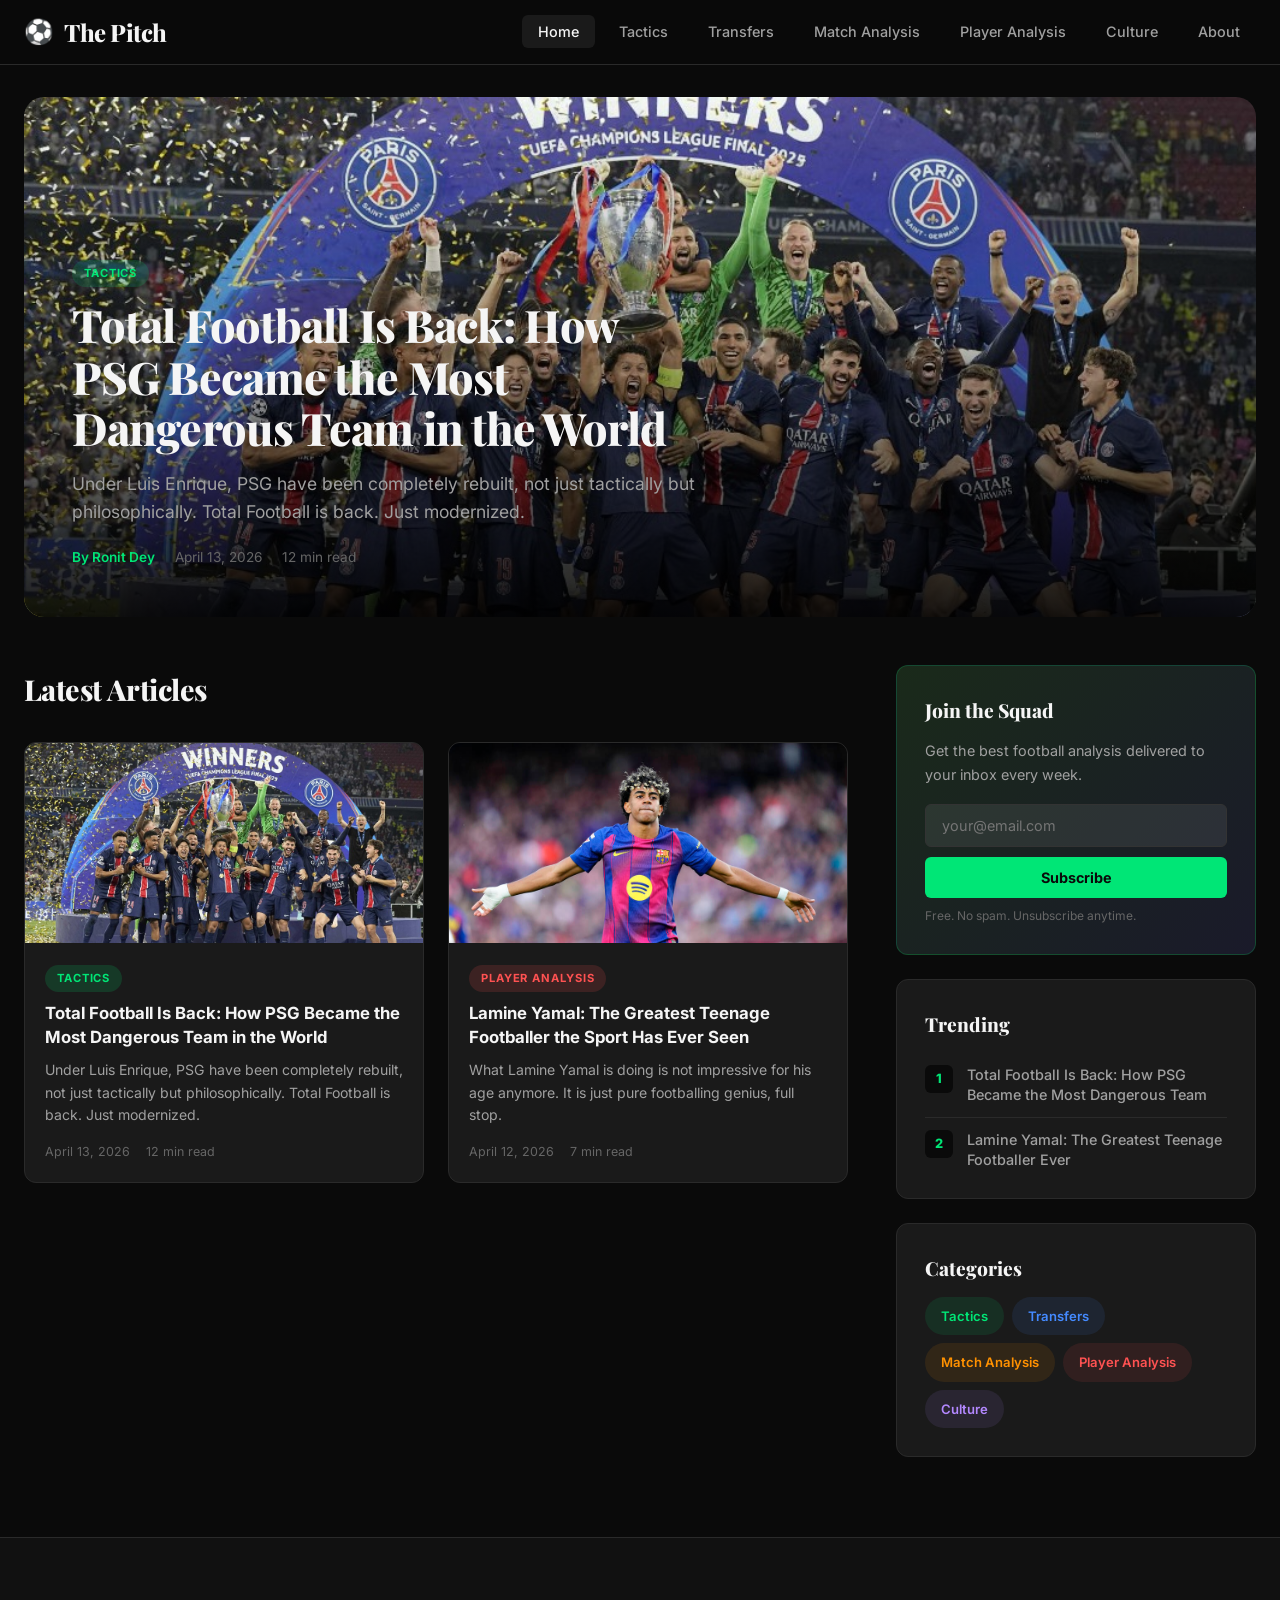
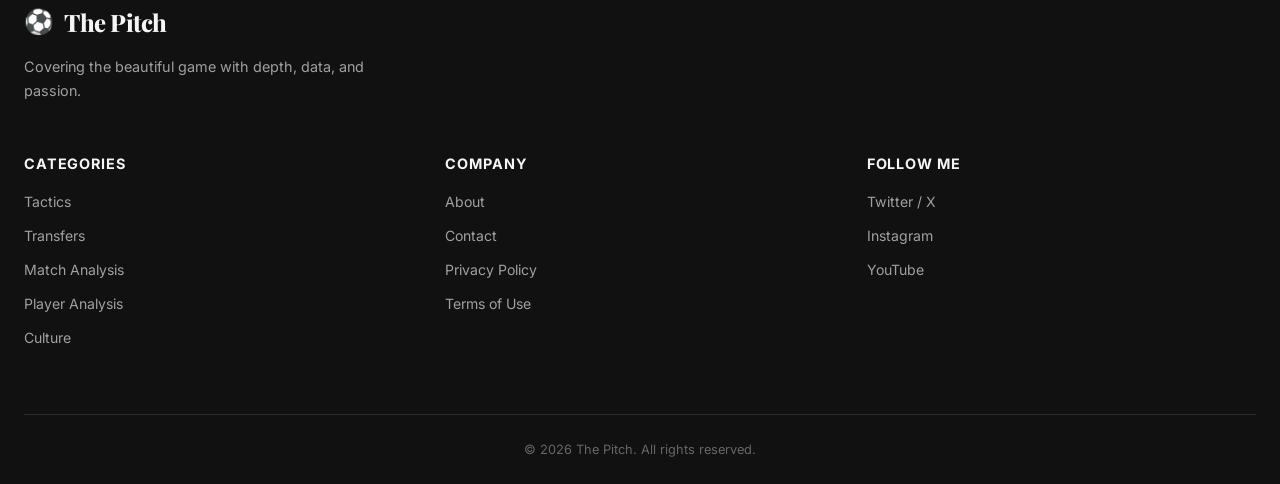
<file: index.html>
<!DOCTYPE html>
<html lang="en">
<head>
  <meta charset="UTF-8">
  <meta name="viewport" content="width=device-width, initial-scale=1.0">
  <meta name="description" content="The Pitch — Your source for football tactics, transfer news, match analysis, and the beautiful game.">
  <meta name="keywords" content="football, tactics, transfers, match analysis, premier league, champions league, football blog, football analysis">
  <meta name="author" content="Ronit Dey">
  <meta name="robots" content="index, follow">
  <link rel="canonical" href="https://ronitd99.github.io/the-pitch/">

  <!-- Open Graph -->
  <meta property="og:type" content="website">
  <meta property="og:title" content="The Pitch — Football Blog">
  <meta property="og:description" content="Your source for football tactics, transfer news, match analysis, and the beautiful game.">
  <meta property="og:image" content="https://images.unsplash.com/photo-1522778119026-d647f0596c20?w=1200&q=80">
  <meta property="og:url" content="https://ronitd99.github.io/the-pitch/">

  <!-- Twitter Card -->
  <meta name="twitter:card" content="summary_large_image">
  <meta name="twitter:title" content="The Pitch — Football Blog">
  <meta name="twitter:description" content="Your source for football tactics, transfer news, match analysis, and the beautiful game.">
  <meta name="twitter:image" content="https://images.unsplash.com/photo-1522778119026-d647f0596c20?w=1200&q=80">

  <title>The Pitch — Football Blog</title>
  <link rel="stylesheet" href="css/style.css">
  <link rel="preconnect" href="https://fonts.googleapis.com">
  <link rel="preconnect" href="https://fonts.gstatic.com" crossorigin>
  <link href="https://fonts.googleapis.com/css2?family=Inter:wght@400;500;600;700;800;900&family=Playfair+Display:wght@700;800;900&display=swap" rel="stylesheet">

  <script async src="https://pagead2.googlesyndication.com/pagead/js/adsbygoogle.js?client=ca-pub-6854991730442424" crossorigin="anonymous"></script>

  <!-- JSON-LD Structured Data -->
  <script type="application/ld+json">
  {
    "@context": "https://schema.org",
    "@type": "Blog",
    "name": "The Pitch",
    "description": "Football tactics, transfer news, match analysis, and the beautiful game.",
    "url": "https://ronitd99.github.io/the-pitch/",
    "author": {
      "@type": "Person",
      "name": "Ronit Dey"
    },
    "publisher": {
      "@type": "Organization",
      "name": "The Pitch"
    }
  }
  </script>
</head>
<body>
  <nav class="navbar">
    <div class="container nav-content">
      <a href="index.html" class="logo">
        <span class="logo-icon">⚽</span>
        <span class="logo-text">The Pitch</span>
      </a>
      <button class="mobile-menu-btn" aria-label="Toggle menu">
        <span></span>
        <span></span>
        <span></span>
      </button>
      <ul class="nav-links">
        <li><a href="index.html" class="active">Home</a></li>
        <li><a href="category.html?cat=tactics">Tactics</a></li>
        <li><a href="category.html?cat=transfers">Transfers</a></li>
        <li><a href="category.html?cat=analysis">Match Analysis</a></li>
        <li><a href="category.html?cat=players">Player Analysis</a></li>
        <li><a href="category.html?cat=culture">Culture</a></li>
        <li><a href="about.html">About</a></li>
      </ul>
    </div>
  </nav>

  <header class="hero">
    <div class="container">
      <div class="hero-featured" onclick="location.href='article.html?id=2'">
        <div class="hero-image">
          <img src="img/psg-total-football.png" alt="PSG lifting the Champions League trophy">
          <div class="hero-overlay"></div>
        </div>
        <div class="hero-text">
          <span class="badge badge-tactics">Tactics</span>
          <h1>Total Football Is Back: How PSG Became the Most Dangerous Team in the World</h1>
          <p class="hero-excerpt">Under Luis Enrique, PSG have been completely rebuilt, not just tactically but philosophically. Total Football is back. Just modernized.</p>
          <div class="hero-meta">
            <span class="author">By Ronit Dey</span>
            <span class="date">April 13, 2026</span>
            <span class="read-time">12 min read</span>
          </div>
        </div>
      </div>
    </div>
  </header>

  <main class="container">
    <section class="content-grid">
      <div class="posts-section">
        <h2 class="section-title">Latest Articles</h2>
        <div class="posts-grid">

          <!-- ADD YOUR ARTICLE CARDS HERE. Copy this template for each article:

          <article class="post-card" onclick="location.href='article.html?id=1'">
            <div class="post-image">
              <img src="https://images.unsplash.com/photo-XXXX?w=600&q=80" alt="Description" loading="lazy">
            </div>
            <div class="post-content">
              <span class="badge badge-tactics">Tactics</span>
              <h3>Your Article Title</h3>
              <p>A short preview sentence or two.</p>
              <div class="post-meta">
                <span class="date">April 13, 2026</span>
                <span class="read-time">5 min read</span>
              </div>
            </div>
          </article>

          Badge classes: badge-tactics | badge-transfers | badge-analysis | badge-players | badge-culture
          -->

          <article class="post-card" onclick="location.href='article.html?id=2'">
            <div class="post-image">
              <img src="img/psg-total-football.png" alt="PSG lifting the Champions League trophy" loading="lazy">
            </div>
            <div class="post-content">
              <span class="badge badge-tactics">Tactics</span>
              <h3>Total Football Is Back: How PSG Became the Most Dangerous Team in the World</h3>
              <p>Under Luis Enrique, PSG have been completely rebuilt, not just tactically but philosophically. Total Football is back. Just modernized.</p>
              <div class="post-meta">
                <span class="date">April 13, 2026</span>
                <span class="read-time">12 min read</span>
              </div>
            </div>
          </article>

          <article class="post-card" onclick="location.href='article.html?id=1'">
            <div class="post-image">
              <img src="img/yamal.png" alt="Lamine Yamal celebrating at Camp Nou" loading="lazy">
            </div>
            <div class="post-content">
              <span class="badge badge-players">Player Analysis</span>
              <h3>Lamine Yamal: The Greatest Teenage Footballer the Sport Has Ever Seen</h3>
              <p>What Lamine Yamal is doing is not impressive for his age anymore. It is just pure footballing genius, full stop.</p>
              <div class="post-meta">
                <span class="date">April 12, 2026</span>
                <span class="read-time">7 min read</span>
              </div>
            </div>
          </article>

        </div>
      </div>

      <aside class="sidebar">
        <div class="sidebar-widget newsletter-widget">
          <h3>Join the Squad</h3>
          <p>Get the best football analysis delivered to your inbox every week.</p>
          <!--
            Mailchimp integration: Replace the action URL below with your Mailchimp form action URL.
            Find it at: Mailchimp > Audience > Signup forms > Embedded forms > copy the action URL.
            It looks like: https://XXXXX.us21.list-manage.com/subscribe/post?u=XXXXX&id=XXXXX
          -->
          <form class="newsletter-form" action="https://github.us7.list-manage.com/subscribe/post?u=f51aae0da23699024fbc7824a&id=6d46fb58dc&f_id=0028ade0f0" method="POST" target="_blank">
            <input type="email" name="EMAIL" placeholder="your@email.com" required>
            <div aria-hidden="true" style="position:absolute;left:-5000px"><input type="text" name="b_f51aae0da23699024fbc7824a_6d46fb58dc" tabindex="-1" value=""></div>
            <button type="submit">Subscribe</button>
          </form>
          <span class="newsletter-note">Free. No spam. Unsubscribe anytime.</span>
        </div>

        <!-- AdSense sidebar ad — uncomment when approved
        <div class="sidebar-widget ad-widget" id="sidebar-ad">
          <ins class="adsbygoogle"
               style="display:block"
               data-ad-client="ca-pub-6854991730442424"
               data-ad-slot="XXXXXXXXXX"
               data-ad-format="auto"
               data-full-width-responsive="true"></ins>
          <script>(adsbygoogle = window.adsbygoogle || []).push({});</script>
        </div>
        -->


        <div class="sidebar-widget popular-widget">
          <h3>Trending</h3>
          <ol class="trending-list">
            <li><a href="article.html?id=2">Total Football Is Back: How PSG Became the Most Dangerous Team</a></li>
            <li><a href="article.html?id=1">Lamine Yamal: The Greatest Teenage Footballer Ever</a></li>
          </ol>
        </div>

        <div class="sidebar-widget categories-widget">
          <h3>Categories</h3>
          <div class="category-tags">
            <a href="category.html?cat=tactics" class="cat-tag tag-tactics">Tactics</a>
            <a href="category.html?cat=transfers" class="cat-tag tag-transfers">Transfers</a>
            <a href="category.html?cat=analysis" class="cat-tag tag-analysis">Match Analysis</a>
            <a href="category.html?cat=players" class="cat-tag tag-players">Player Analysis</a>
            <a href="category.html?cat=culture" class="cat-tag tag-culture">Culture</a>
          </div>
        </div>
      </aside>
    </section>
  </main>

  <footer class="footer">
    <div class="container footer-content">
      <div class="footer-brand">
        <a href="index.html" class="logo">
          <span class="logo-icon">⚽</span>
          <span class="logo-text">The Pitch</span>
        </a>
        <p>Covering the beautiful game with depth, data, and passion.</p>
      </div>
      <div class="footer-links">
        <div class="footer-col">
          <h4>Categories</h4>
          <a href="category.html?cat=tactics">Tactics</a>
          <a href="category.html?cat=transfers">Transfers</a>
          <a href="category.html?cat=analysis">Match Analysis</a>
          <a href="category.html?cat=players">Player Analysis</a>
          <a href="category.html?cat=culture">Culture</a>
        </div>
        <div class="footer-col">
          <h4>Company</h4>
          <a href="about.html">About</a>
          <a href="about.html#contact">Contact</a>
          <a href="privacy.html">Privacy Policy</a>
          <a href="terms.html">Terms of Use</a>
        </div>
        <div class="footer-col">
          <h4>Follow Me</h4>
          <a href="https://x.com/RonitDe52353108" target="_blank" rel="noopener">Twitter / X</a>
          <a href="https://www.instagram.com/ronit_day/" target="_blank" rel="noopener">Instagram</a>
          <a href="https://www.youtube.com/@futbolkrazy2778" target="_blank" rel="noopener">YouTube</a>
        </div>
      </div>
      <div class="footer-bottom">
        <p>&copy; 2026 The Pitch. All rights reserved.</p>
      </div>
    </div>
  </footer>

  <script src="js/main.js"></script>
</body>
</html>
</file>
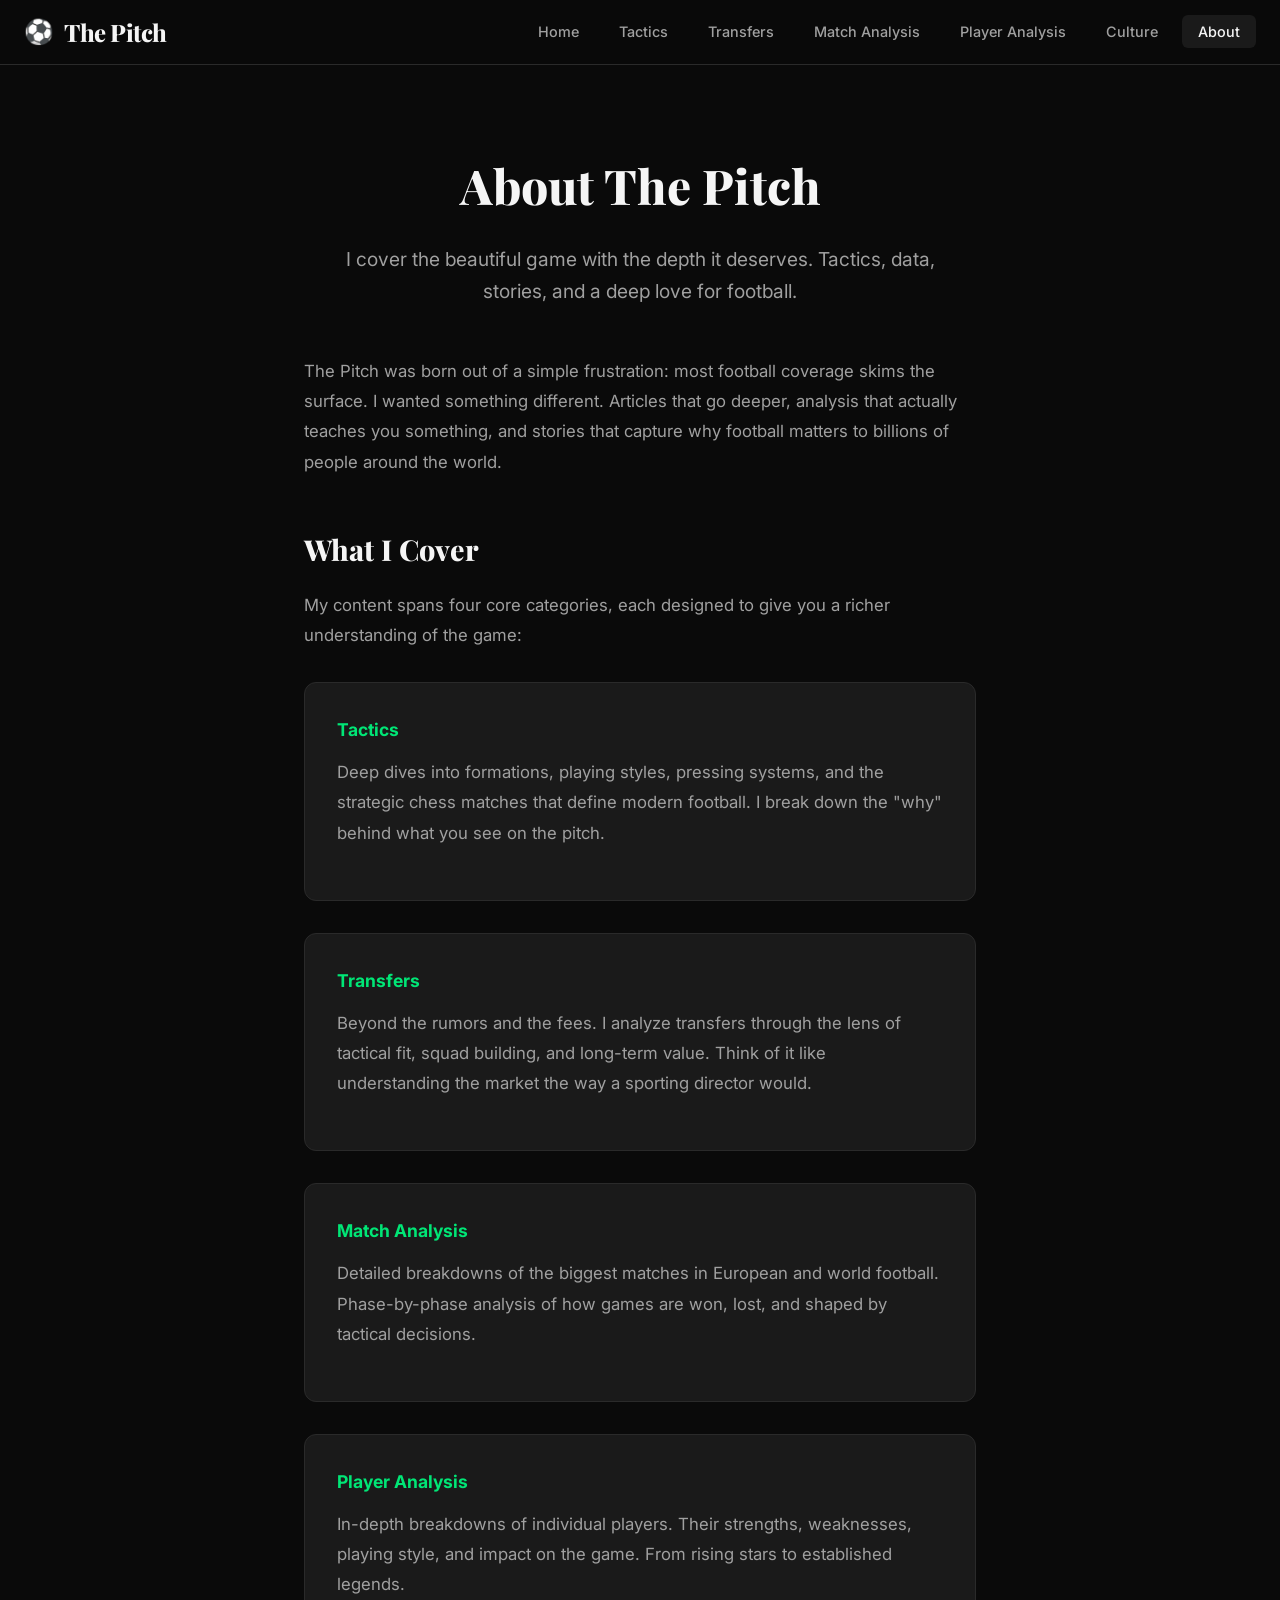
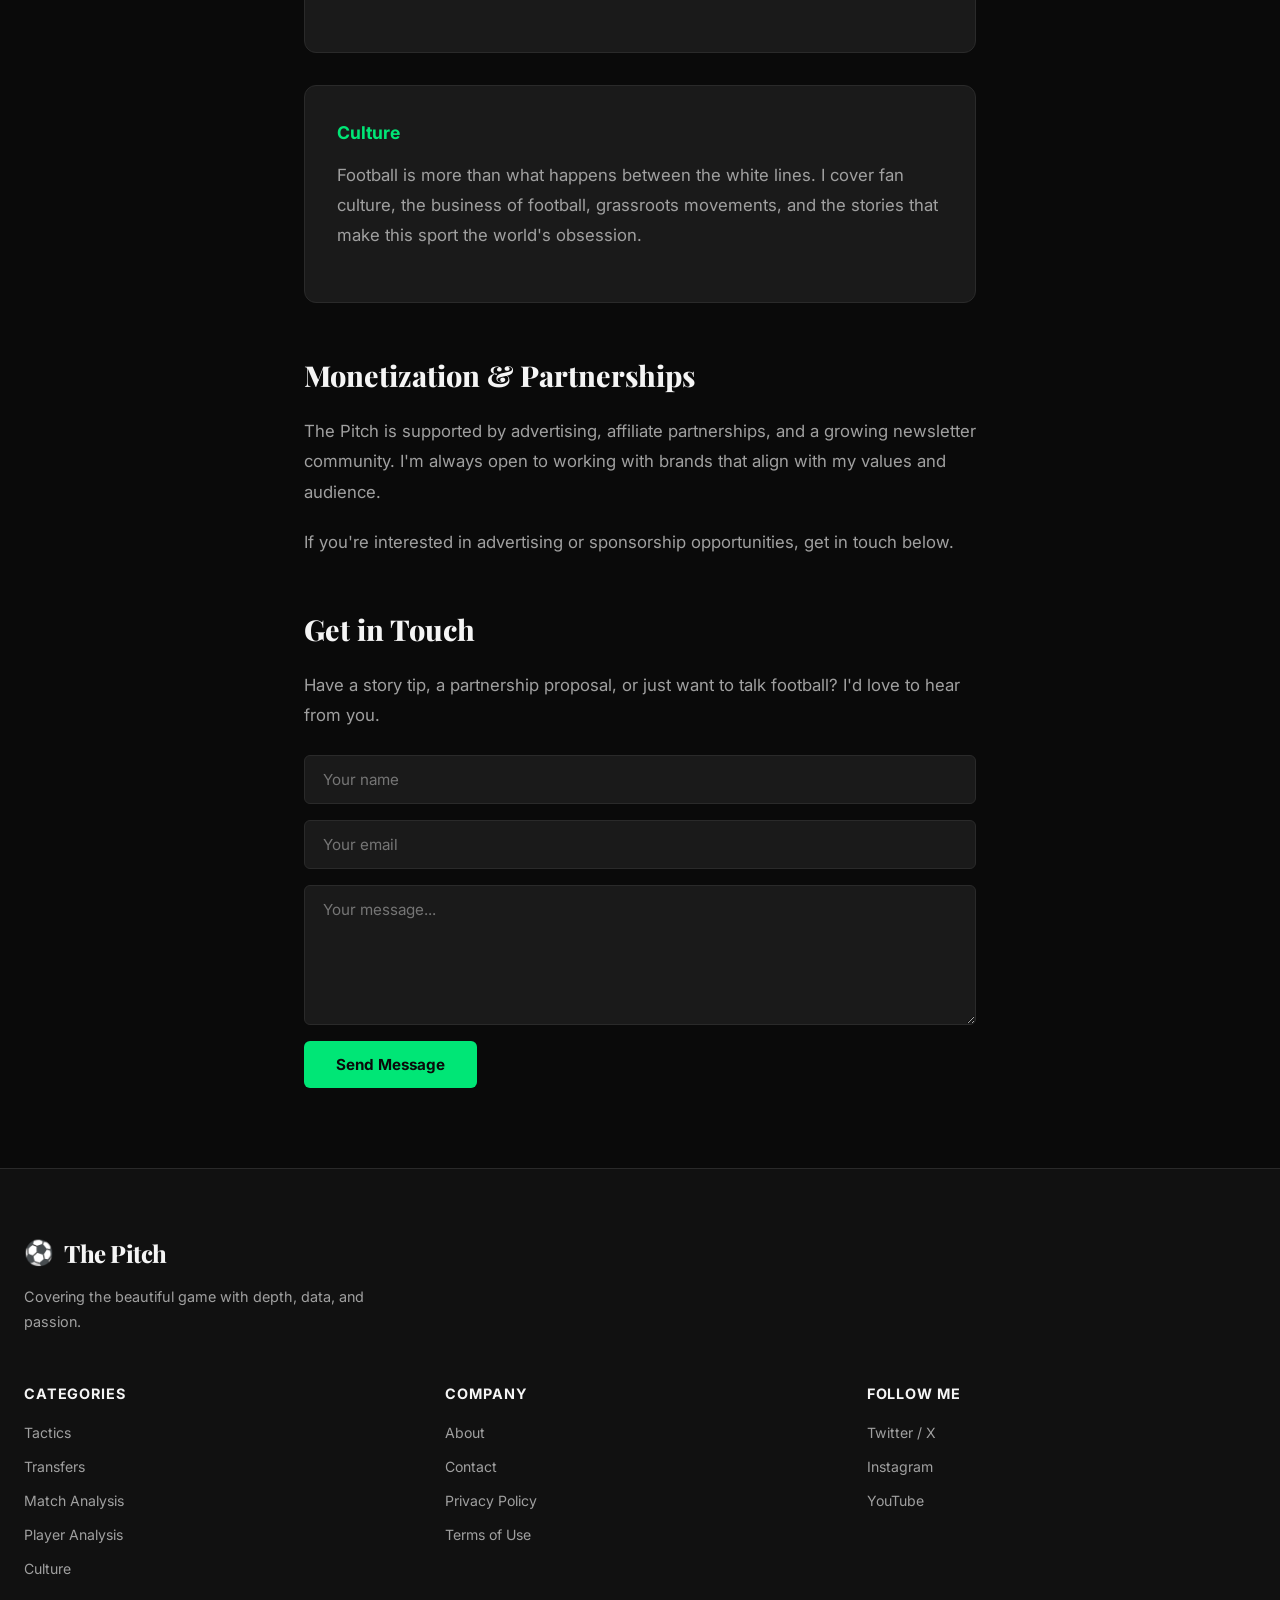
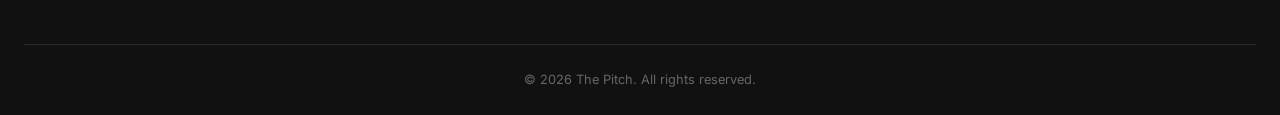
<file: about.html>
<!DOCTYPE html>
<html lang="en">
<head>
  <meta charset="UTF-8">
  <meta name="viewport" content="width=device-width, initial-scale=1.0">
  <meta name="description" content="About The Pitch — a football blog covering tactics, transfers, match analysis, and culture.">
  <title>About — The Pitch</title>
  <link rel="stylesheet" href="css/style.css">
  <link rel="preconnect" href="https://fonts.googleapis.com">
  <link rel="preconnect" href="https://fonts.gstatic.com" crossorigin>
  <link href="https://fonts.googleapis.com/css2?family=Inter:wght@400;500;600;700;800;900&family=Playfair+Display:wght@700;800;900&display=swap" rel="stylesheet">
</head>
<body>
  <nav class="navbar">
    <div class="container nav-content">
      <a href="index.html" class="logo">
        <span class="logo-icon">⚽</span>
        <span class="logo-text">The Pitch</span>
      </a>
      <button class="mobile-menu-btn" aria-label="Toggle menu">
        <span></span>
        <span></span>
        <span></span>
      </button>
      <ul class="nav-links">
        <li><a href="index.html">Home</a></li>
        <li><a href="category.html?cat=tactics">Tactics</a></li>
        <li><a href="category.html?cat=transfers">Transfers</a></li>
        <li><a href="category.html?cat=analysis">Match Analysis</a></li>
        <li><a href="category.html?cat=players">Player Analysis</a></li>
        <li><a href="category.html?cat=culture">Culture</a></li>
        <li><a href="about.html" class="active">About</a></li>
      </ul>
    </div>
  </nav>

  <div class="container">
    <div class="about-hero">
      <h1>About The Pitch</h1>
      <p>I cover the beautiful game with the depth it deserves. Tactics, data, stories, and a deep love for football.</p>
    </div>
  </div>

  <div class="about-content">
    <p>The Pitch was born out of a simple frustration: most football coverage skims the surface. I wanted something different. Articles that go deeper, analysis that actually teaches you something, and stories that capture why football matters to billions of people around the world.</p>

    <h2>What I Cover</h2>
    <p>My content spans four core categories, each designed to give you a richer understanding of the game:</p>

    <div class="highlight-box">
      <h3>Tactics</h3>
      <p>Deep dives into formations, playing styles, pressing systems, and the strategic chess matches that define modern football. I break down the "why" behind what you see on the pitch.</p>
    </div>

    <div class="highlight-box">
      <h3>Transfers</h3>
      <p>Beyond the rumors and the fees. I analyze transfers through the lens of tactical fit, squad building, and long-term value. Think of it like understanding the market the way a sporting director would.</p>
    </div>

    <div class="highlight-box">
      <h3>Match Analysis</h3>
      <p>Detailed breakdowns of the biggest matches in European and world football. Phase-by-phase analysis of how games are won, lost, and shaped by tactical decisions.</p>
    </div>

    <div class="highlight-box">
      <h3>Player Analysis</h3>
      <p>In-depth breakdowns of individual players. Their strengths, weaknesses, playing style, and impact on the game. From rising stars to established legends.</p>
    </div>

    <div class="highlight-box">
      <h3>Culture</h3>
      <p>Football is more than what happens between the white lines. I cover fan culture, the business of football, grassroots movements, and the stories that make this sport the world's obsession.</p>
    </div>

    <h2>Monetization & Partnerships</h2>
    <p>The Pitch is supported by advertising, affiliate partnerships, and a growing newsletter community. I'm always open to working with brands that align with my values and audience.</p>
    <p>If you're interested in advertising or sponsorship opportunities, get in touch below.</p>

    <h2 id="contact">Get in Touch</h2>
    <p>Have a story tip, a partnership proposal, or just want to talk football? I'd love to hear from you.</p>

    <form class="contact-form" onsubmit="handleContactSubmit(event)">
      <input type="text" placeholder="Your name" required>
      <input type="email" placeholder="Your email" required>
      <textarea placeholder="Your message..." required></textarea>
      <button type="submit">Send Message</button>
    </form>
  </div>

  <footer class="footer">
    <div class="container footer-content">
      <div class="footer-brand">
        <a href="index.html" class="logo">
          <span class="logo-icon">⚽</span>
          <span class="logo-text">The Pitch</span>
        </a>
        <p>Covering the beautiful game with depth, data, and passion.</p>
      </div>
      <div class="footer-links">
        <div class="footer-col">
          <h4>Categories</h4>
          <a href="category.html?cat=tactics">Tactics</a>
          <a href="category.html?cat=transfers">Transfers</a>
          <a href="category.html?cat=analysis">Match Analysis</a>
          <a href="category.html?cat=players">Player Analysis</a>
          <a href="category.html?cat=culture">Culture</a>
        </div>
        <div class="footer-col">
          <h4>Company</h4>
          <a href="about.html">About</a>
          <a href="about.html#contact">Contact</a>
          <a href="privacy.html">Privacy Policy</a>
          <a href="terms.html">Terms of Use</a>
        </div>
        <div class="footer-col">
          <h4>Follow Me</h4>
          <a href="https://x.com/RonitDe52353108" target="_blank" rel="noopener">Twitter / X</a>
          <a href="https://www.instagram.com/ronit_day/" target="_blank" rel="noopener">Instagram</a>
          <a href="https://www.youtube.com/@futbolkrazy2778" target="_blank" rel="noopener">YouTube</a>
        </div>
      </div>
      <div class="footer-bottom">
        <p>&copy; 2026 The Pitch. All rights reserved.</p>
      </div>
    </div>
  </footer>

  <script src="js/main.js"></script>
  <script>
    function handleContactSubmit(e) {
      e.preventDefault();
      showToast("Message sent! I'll get back to you soon.");
      e.target.reset();
    }
  </script>
</body>
</html>
</file>
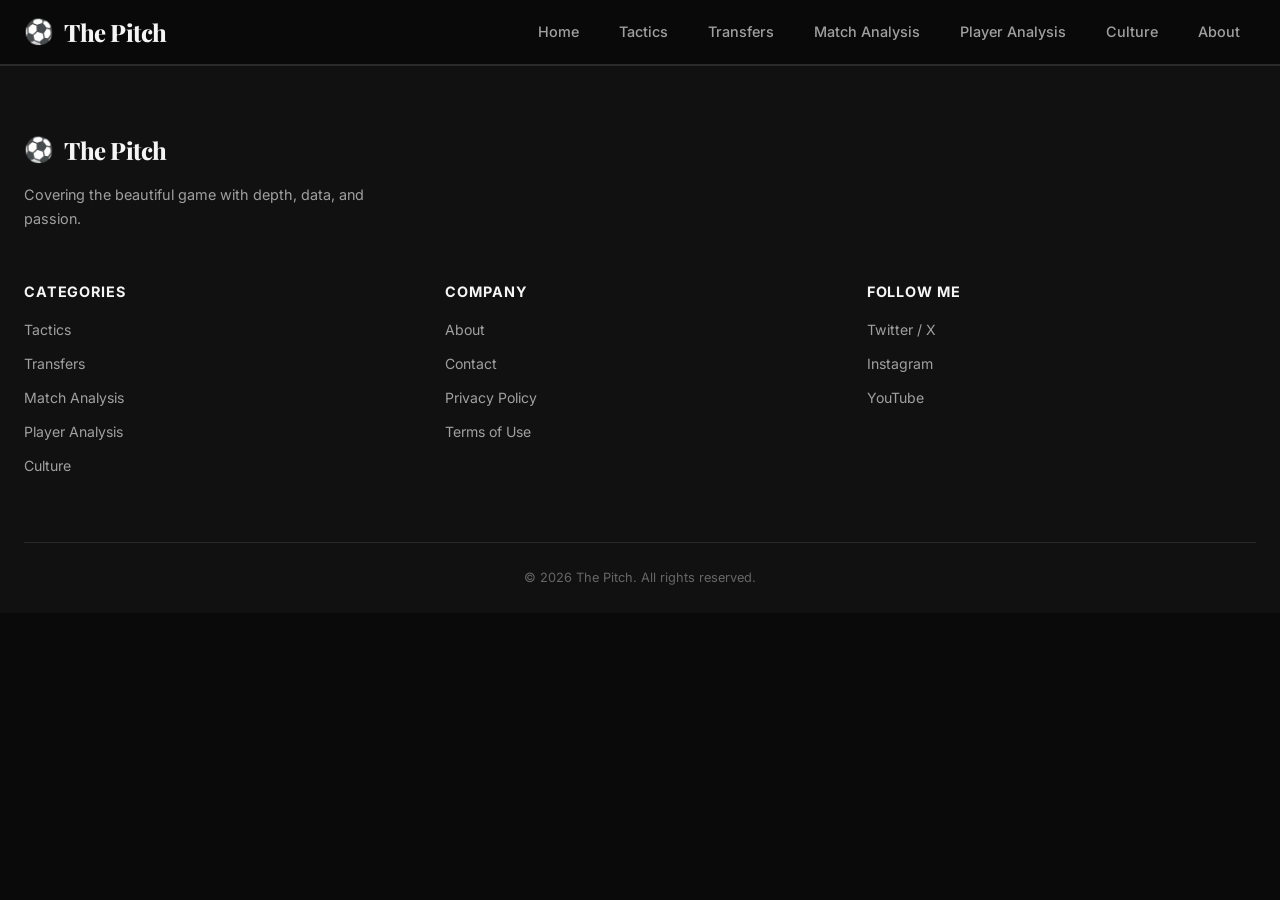
<file: article.html>
<!DOCTYPE html>
<html lang="en">
<head>
  <meta charset="UTF-8">
  <meta name="viewport" content="width=device-width, initial-scale=1.0">
  <meta name="description" content="The Pitch — In-depth football articles, tactics, and analysis.">
  <meta name="author" content="Ronit Dey">
  <meta name="robots" content="index, follow">

  <meta property="og:type" content="article">
  <meta property="og:title" content="Article — The Pitch">
  <meta property="og:description" content="In-depth football articles, tactics, and analysis.">
  <meta name="twitter:card" content="summary_large_image">

  <title>Article — The Pitch</title>
  <script async src="https://pagead2.googlesyndication.com/pagead/js/adsbygoogle.js?client=ca-pub-6854991730442424" crossorigin="anonymous"></script>
  <link rel="stylesheet" href="css/style.css">
  <link rel="preconnect" href="https://fonts.googleapis.com">
  <link rel="preconnect" href="https://fonts.gstatic.com" crossorigin>
  <link href="https://fonts.googleapis.com/css2?family=Inter:wght@400;500;600;700;800;900&family=Playfair+Display:wght@700;800;900&display=swap" rel="stylesheet">
</head>
<body>
  <nav class="navbar">
    <div class="container nav-content">
      <a href="index.html" class="logo">
        <span class="logo-icon">⚽</span>
        <span class="logo-text">The Pitch</span>
      </a>
      <button class="mobile-menu-btn" aria-label="Toggle menu">
        <span></span>
        <span></span>
        <span></span>
      </button>
      <ul class="nav-links">
        <li><a href="index.html">Home</a></li>
        <li><a href="category.html?cat=tactics">Tactics</a></li>
        <li><a href="category.html?cat=transfers">Transfers</a></li>
        <li><a href="category.html?cat=analysis">Match Analysis</a></li>
        <li><a href="category.html?cat=players">Player Analysis</a></li>
        <li><a href="category.html?cat=culture">Culture</a></li>
        <li><a href="about.html">About</a></li>
      </ul>
    </div>
  </nav>

  <article id="article-container">
    <!-- Dynamically loaded by JS -->
  </article>

  <footer class="footer">
    <div class="container footer-content">
      <div class="footer-brand">
        <a href="index.html" class="logo">
          <span class="logo-icon">⚽</span>
          <span class="logo-text">The Pitch</span>
        </a>
        <p>Covering the beautiful game with depth, data, and passion.</p>
      </div>
      <div class="footer-links">
        <div class="footer-col">
          <h4>Categories</h4>
          <a href="category.html?cat=tactics">Tactics</a>
          <a href="category.html?cat=transfers">Transfers</a>
          <a href="category.html?cat=analysis">Match Analysis</a>
          <a href="category.html?cat=players">Player Analysis</a>
          <a href="category.html?cat=culture">Culture</a>
        </div>
        <div class="footer-col">
          <h4>Company</h4>
          <a href="about.html">About</a>
          <a href="about.html#contact">Contact</a>
          <a href="privacy.html">Privacy Policy</a>
          <a href="terms.html">Terms of Use</a>
        </div>
        <div class="footer-col">
          <h4>Follow Me</h4>
          <a href="https://x.com/RonitDe52353108" target="_blank" rel="noopener">Twitter / X</a>
          <a href="https://www.instagram.com/ronit_day/" target="_blank" rel="noopener">Instagram</a>
          <a href="https://www.youtube.com/@futbolkrazy2778" target="_blank" rel="noopener">YouTube</a>
        </div>
      </div>
      <div class="footer-bottom">
        <p>&copy; 2026 The Pitch. All rights reserved.</p>
      </div>
    </div>
  </footer>

  <script src="js/main.js"></script>
  <script>loadArticle();</script>
</body>
</html>
</file>
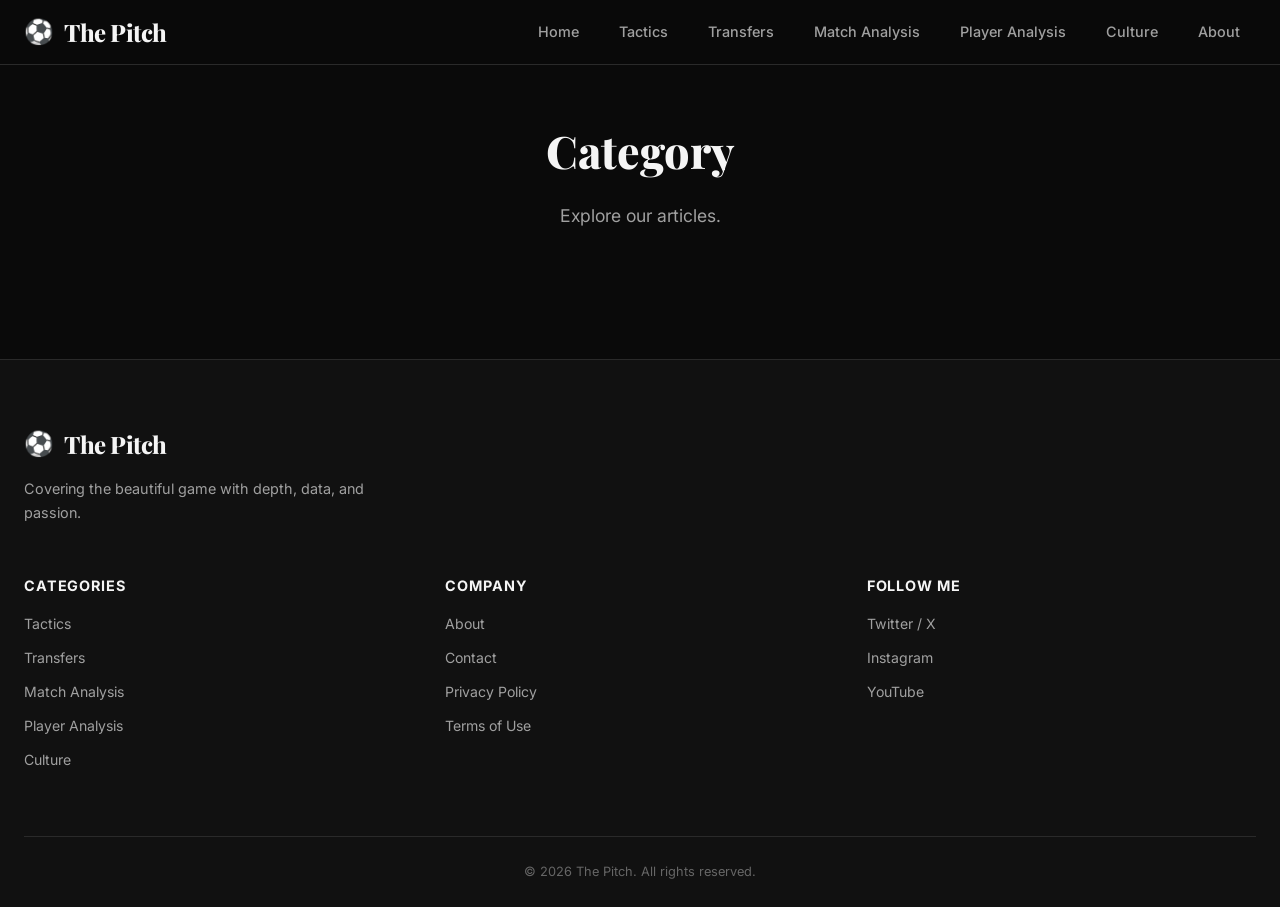
<file: category.html>
<!DOCTYPE html>
<html lang="en">
<head>
  <meta charset="UTF-8">
  <meta name="viewport" content="width=device-width, initial-scale=1.0">
  <meta name="description" content="Browse football articles by category on The Pitch.">
  <title>Category — The Pitch</title>
  <script async src="https://pagead2.googlesyndication.com/pagead/js/adsbygoogle.js?client=ca-pub-6854991730442424" crossorigin="anonymous"></script>
  <link rel="stylesheet" href="css/style.css">
  <link rel="preconnect" href="https://fonts.googleapis.com">
  <link rel="preconnect" href="https://fonts.gstatic.com" crossorigin>
  <link href="https://fonts.googleapis.com/css2?family=Inter:wght@400;500;600;700;800;900&family=Playfair+Display:wght@700;800;900&display=swap" rel="stylesheet">
</head>
<body>
  <nav class="navbar">
    <div class="container nav-content">
      <a href="index.html" class="logo">
        <span class="logo-icon">⚽</span>
        <span class="logo-text">The Pitch</span>
      </a>
      <button class="mobile-menu-btn" aria-label="Toggle menu">
        <span></span>
        <span></span>
        <span></span>
      </button>
      <ul class="nav-links">
        <li><a href="index.html">Home</a></li>
        <li><a href="category.html?cat=tactics">Tactics</a></li>
        <li><a href="category.html?cat=transfers">Transfers</a></li>
        <li><a href="category.html?cat=analysis">Match Analysis</a></li>
        <li><a href="category.html?cat=players">Player Analysis</a></li>
        <li><a href="category.html?cat=culture">Culture</a></li>
        <li><a href="about.html">About</a></li>
      </ul>
    </div>
  </nav>

  <div class="container">
    <div class="category-header">
      <h1 id="category-title">Category</h1>
      <p id="category-desc">Explore our articles.</p>
    </div>
    <section class="category-posts">
      <div class="category-grid" id="category-grid">
      </div>
    </section>
  </div>

  <footer class="footer">
    <div class="container footer-content">
      <div class="footer-brand">
        <a href="index.html" class="logo">
          <span class="logo-icon">⚽</span>
          <span class="logo-text">The Pitch</span>
        </a>
        <p>Covering the beautiful game with depth, data, and passion.</p>
      </div>
      <div class="footer-links">
        <div class="footer-col">
          <h4>Categories</h4>
          <a href="category.html?cat=tactics">Tactics</a>
          <a href="category.html?cat=transfers">Transfers</a>
          <a href="category.html?cat=analysis">Match Analysis</a>
          <a href="category.html?cat=players">Player Analysis</a>
          <a href="category.html?cat=culture">Culture</a>
        </div>
        <div class="footer-col">
          <h4>Company</h4>
          <a href="about.html">About</a>
          <a href="about.html#contact">Contact</a>
          <a href="privacy.html">Privacy Policy</a>
          <a href="terms.html">Terms of Use</a>
        </div>
        <div class="footer-col">
          <h4>Follow Me</h4>
          <a href="https://x.com/RonitDe52353108" target="_blank" rel="noopener">Twitter / X</a>
          <a href="https://www.instagram.com/ronit_day/" target="_blank" rel="noopener">Instagram</a>
          <a href="https://www.youtube.com/@futbolkrazy2778" target="_blank" rel="noopener">YouTube</a>
        </div>
      </div>
      <div class="footer-bottom">
        <p>&copy; 2026 The Pitch. All rights reserved.</p>
      </div>
    </div>
  </footer>

  <script src="js/main.js"></script>
  <script>loadCategory();</script>
</body>
</html>
</file>
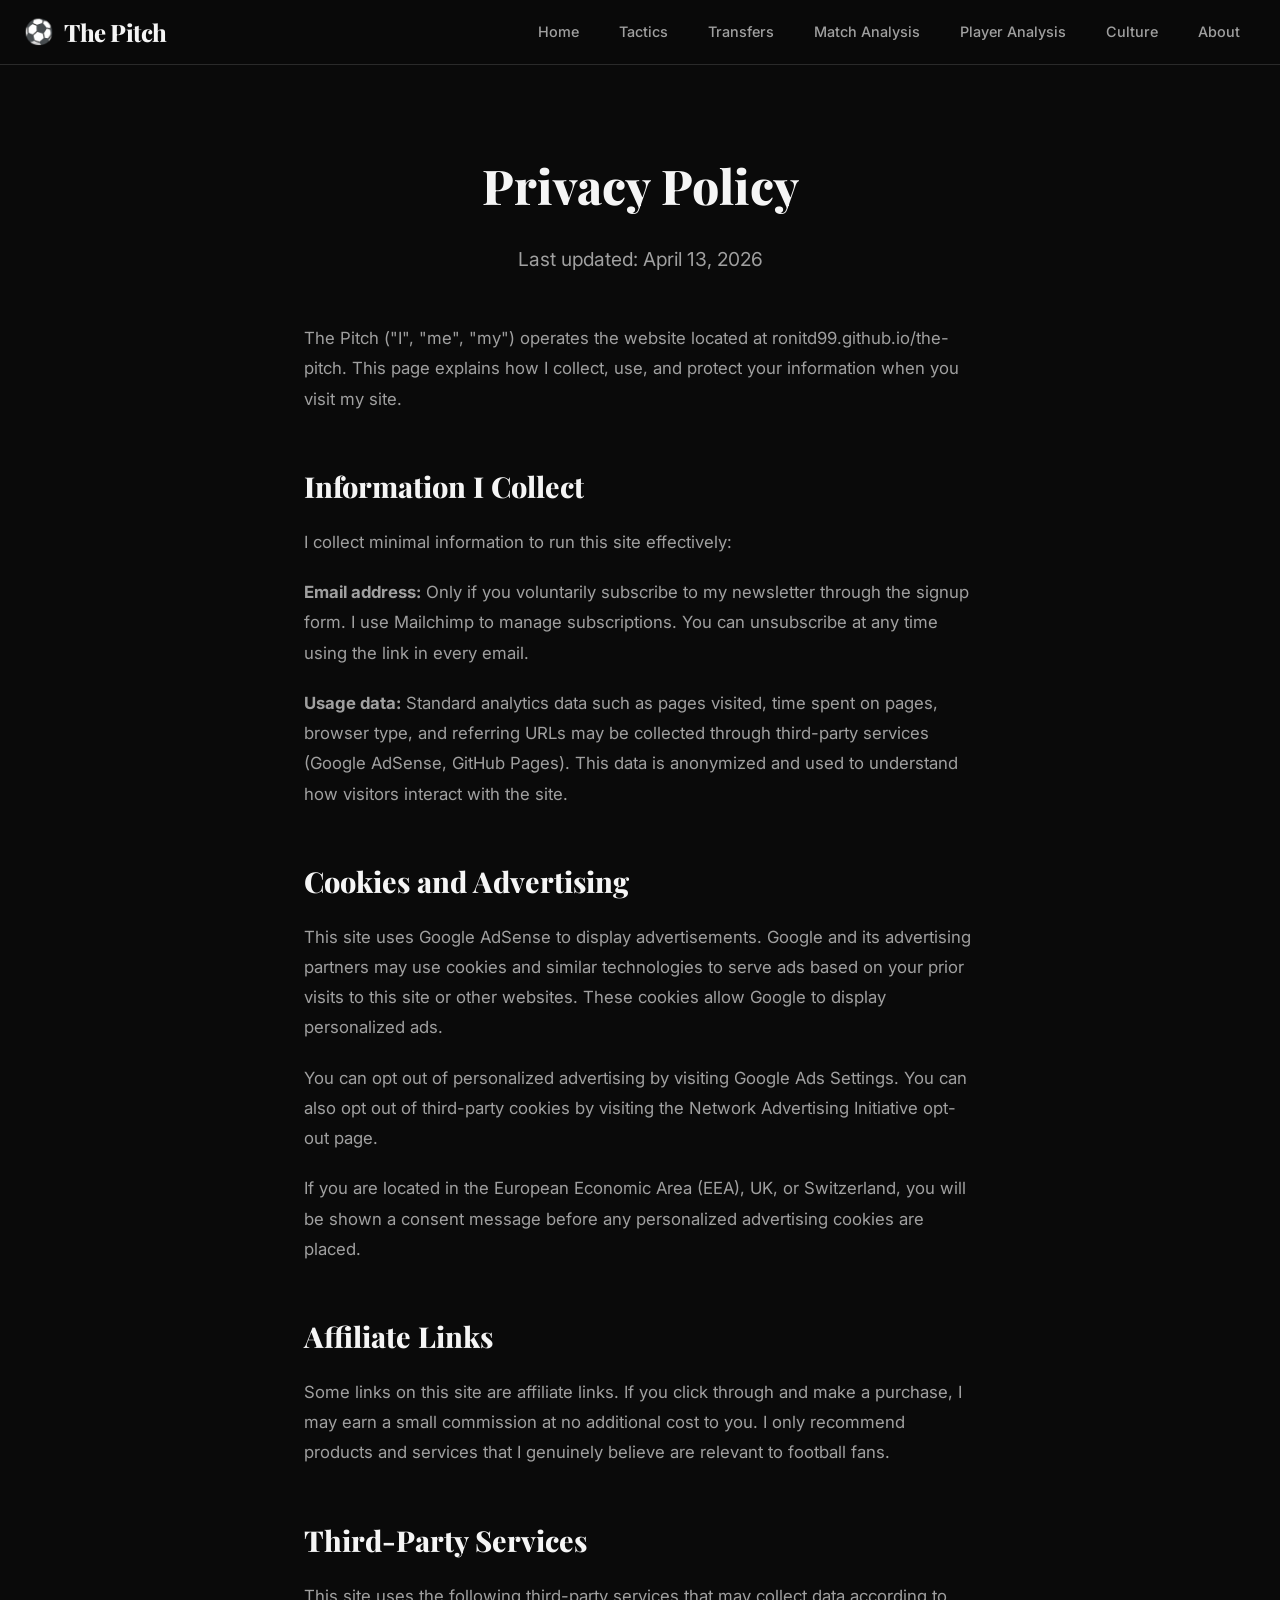
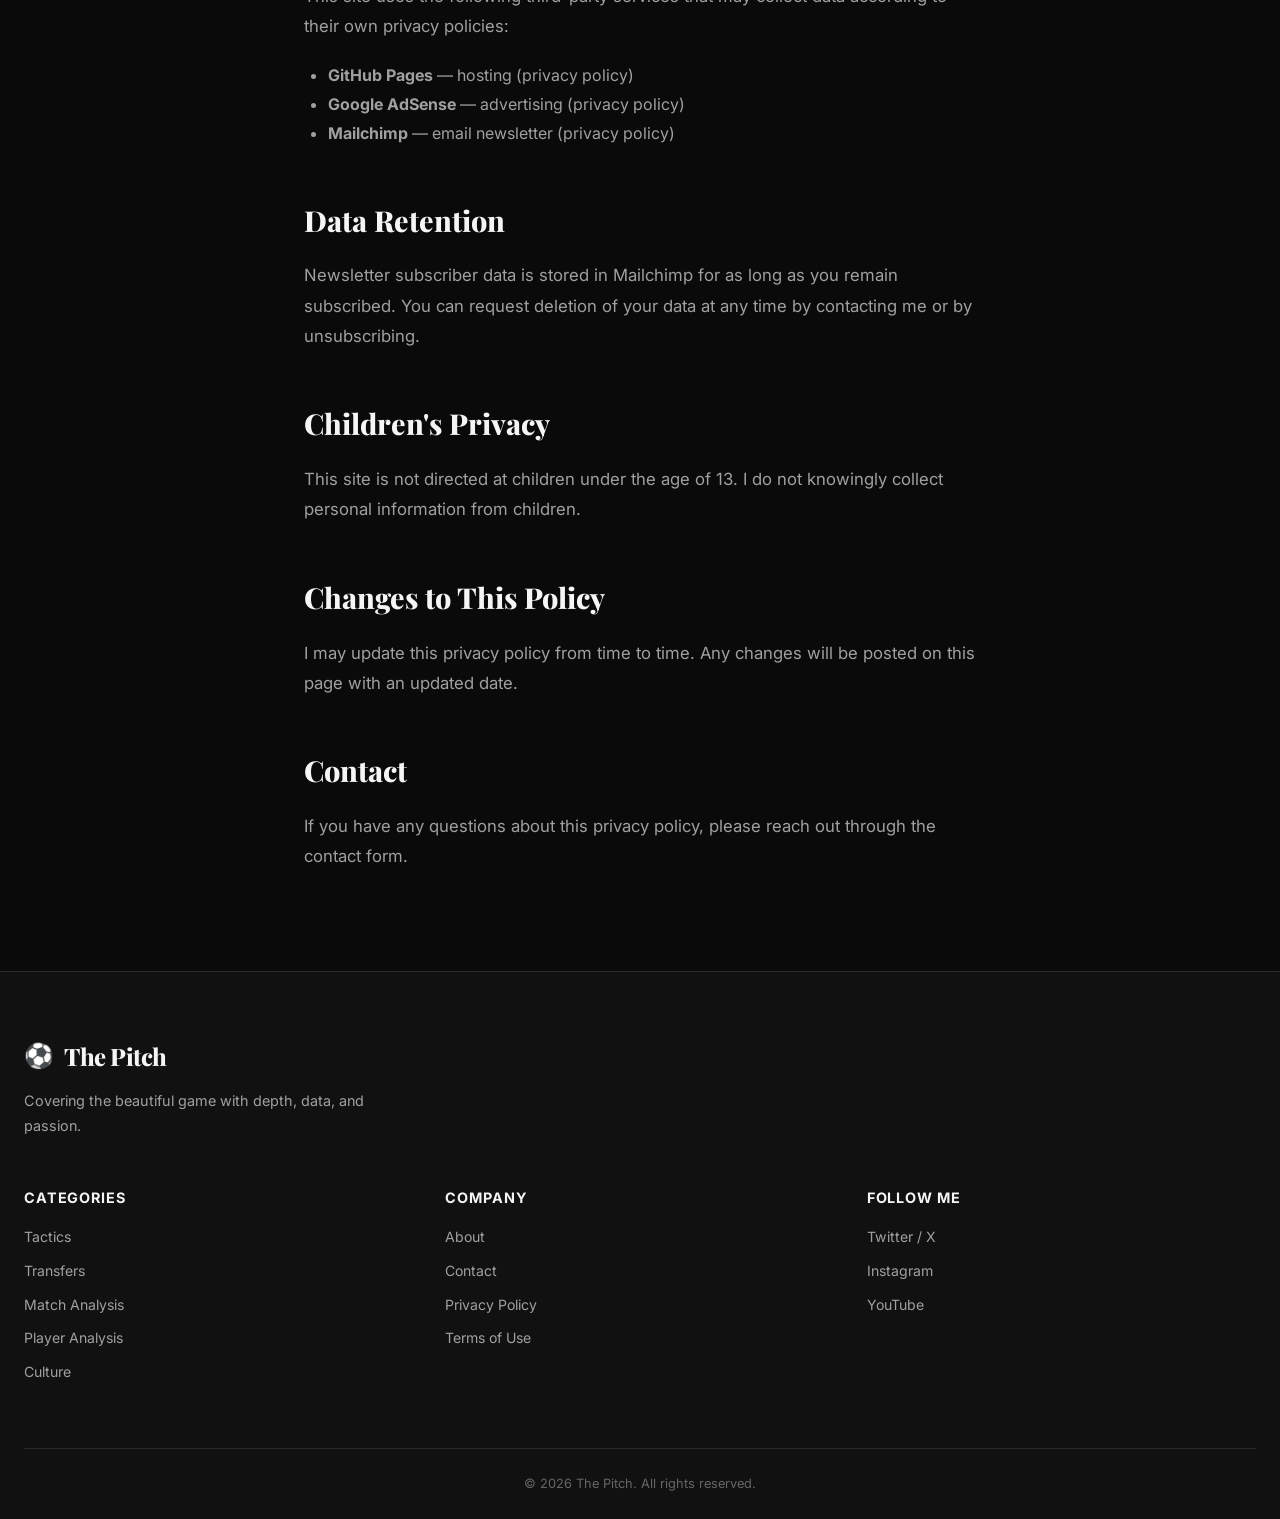
<file: privacy.html>
<!DOCTYPE html>
<html lang="en">
<head>
  <meta charset="UTF-8">
  <meta name="viewport" content="width=device-width, initial-scale=1.0">
  <meta name="description" content="Privacy Policy for The Pitch football blog.">
  <title>Privacy Policy — The Pitch</title>
  <link rel="stylesheet" href="css/style.css">
  <link rel="preconnect" href="https://fonts.googleapis.com">
  <link rel="preconnect" href="https://fonts.gstatic.com" crossorigin>
  <link href="https://fonts.googleapis.com/css2?family=Inter:wght@400;500;600;700;800;900&family=Playfair+Display:wght@700;800;900&display=swap" rel="stylesheet">
</head>
<body>
  <nav class="navbar">
    <div class="container nav-content">
      <a href="index.html" class="logo">
        <span class="logo-icon">⚽</span>
        <span class="logo-text">The Pitch</span>
      </a>
      <button class="mobile-menu-btn" aria-label="Toggle menu">
        <span></span>
        <span></span>
        <span></span>
      </button>
      <ul class="nav-links">
        <li><a href="index.html">Home</a></li>
        <li><a href="category.html?cat=tactics">Tactics</a></li>
        <li><a href="category.html?cat=transfers">Transfers</a></li>
        <li><a href="category.html?cat=analysis">Match Analysis</a></li>
        <li><a href="category.html?cat=players">Player Analysis</a></li>
        <li><a href="category.html?cat=culture">Culture</a></li>
        <li><a href="about.html">About</a></li>
      </ul>
    </div>
  </nav>

  <div class="container">
    <div class="about-hero">
      <h1>Privacy Policy</h1>
      <p>Last updated: April 13, 2026</p>
    </div>
  </div>

  <div class="about-content">
    <p>The Pitch ("I", "me", "my") operates the website located at ronitd99.github.io/the-pitch. This page explains how I collect, use, and protect your information when you visit my site.</p>

    <h2>Information I Collect</h2>
    <p>I collect minimal information to run this site effectively:</p>
    <p><strong>Email address:</strong> Only if you voluntarily subscribe to my newsletter through the signup form. I use Mailchimp to manage subscriptions. You can unsubscribe at any time using the link in every email.</p>
    <p><strong>Usage data:</strong> Standard analytics data such as pages visited, time spent on pages, browser type, and referring URLs may be collected through third-party services (Google AdSense, GitHub Pages). This data is anonymized and used to understand how visitors interact with the site.</p>

    <h2>Cookies and Advertising</h2>
    <p>This site uses Google AdSense to display advertisements. Google and its advertising partners may use cookies and similar technologies to serve ads based on your prior visits to this site or other websites. These cookies allow Google to display personalized ads.</p>
    <p>You can opt out of personalized advertising by visiting <a href="https://www.google.com/settings/ads" target="_blank" rel="noopener">Google Ads Settings</a>. You can also opt out of third-party cookies by visiting the <a href="https://optout.networkadvertising.org/" target="_blank" rel="noopener">Network Advertising Initiative opt-out page</a>.</p>
    <p>If you are located in the European Economic Area (EEA), UK, or Switzerland, you will be shown a consent message before any personalized advertising cookies are placed.</p>

    <h2>Affiliate Links</h2>
    <p>Some links on this site are affiliate links. If you click through and make a purchase, I may earn a small commission at no additional cost to you. I only recommend products and services that I genuinely believe are relevant to football fans.</p>

    <h2>Third-Party Services</h2>
    <p>This site uses the following third-party services that may collect data according to their own privacy policies:</p>
    <ul style="color: var(--text-secondary); margin: 0 0 1.5rem 1.5rem; line-height: 1.8;">
      <li><strong>GitHub Pages</strong> — hosting (<a href="https://docs.github.com/en/site-policy/privacy-policies/github-general-privacy-statement" target="_blank" rel="noopener">privacy policy</a>)</li>
      <li><strong>Google AdSense</strong> — advertising (<a href="https://policies.google.com/privacy" target="_blank" rel="noopener">privacy policy</a>)</li>
      <li><strong>Mailchimp</strong> — email newsletter (<a href="https://mailchimp.com/legal/privacy/" target="_blank" rel="noopener">privacy policy</a>)</li>
    </ul>

    <h2>Data Retention</h2>
    <p>Newsletter subscriber data is stored in Mailchimp for as long as you remain subscribed. You can request deletion of your data at any time by contacting me or by unsubscribing.</p>

    <h2>Children's Privacy</h2>
    <p>This site is not directed at children under the age of 13. I do not knowingly collect personal information from children.</p>

    <h2>Changes to This Policy</h2>
    <p>I may update this privacy policy from time to time. Any changes will be posted on this page with an updated date.</p>

    <h2>Contact</h2>
    <p>If you have any questions about this privacy policy, please reach out through the <a href="about.html#contact">contact form</a>.</p>
  </div>

  <footer class="footer">
    <div class="container footer-content">
      <div class="footer-brand">
        <a href="index.html" class="logo">
          <span class="logo-icon">⚽</span>
          <span class="logo-text">The Pitch</span>
        </a>
        <p>Covering the beautiful game with depth, data, and passion.</p>
      </div>
      <div class="footer-links">
        <div class="footer-col">
          <h4>Categories</h4>
          <a href="category.html?cat=tactics">Tactics</a>
          <a href="category.html?cat=transfers">Transfers</a>
          <a href="category.html?cat=analysis">Match Analysis</a>
          <a href="category.html?cat=players">Player Analysis</a>
          <a href="category.html?cat=culture">Culture</a>
        </div>
        <div class="footer-col">
          <h4>Company</h4>
          <a href="about.html">About</a>
          <a href="about.html#contact">Contact</a>
          <a href="privacy.html">Privacy Policy</a>
          <a href="terms.html">Terms of Use</a>
        </div>
        <div class="footer-col">
          <h4>Follow Me</h4>
          <a href="https://x.com/RonitDe52353108" target="_blank" rel="noopener">Twitter / X</a>
          <a href="https://www.instagram.com/ronit_day/" target="_blank" rel="noopener">Instagram</a>
          <a href="https://www.youtube.com/@futbolkrazy2778" target="_blank" rel="noopener">YouTube</a>
        </div>
      </div>
      <div class="footer-bottom">
        <p>&copy; 2026 The Pitch. All rights reserved.</p>
      </div>
    </div>
  </footer>

  <script src="js/main.js"></script>
</body>
</html>
</file>
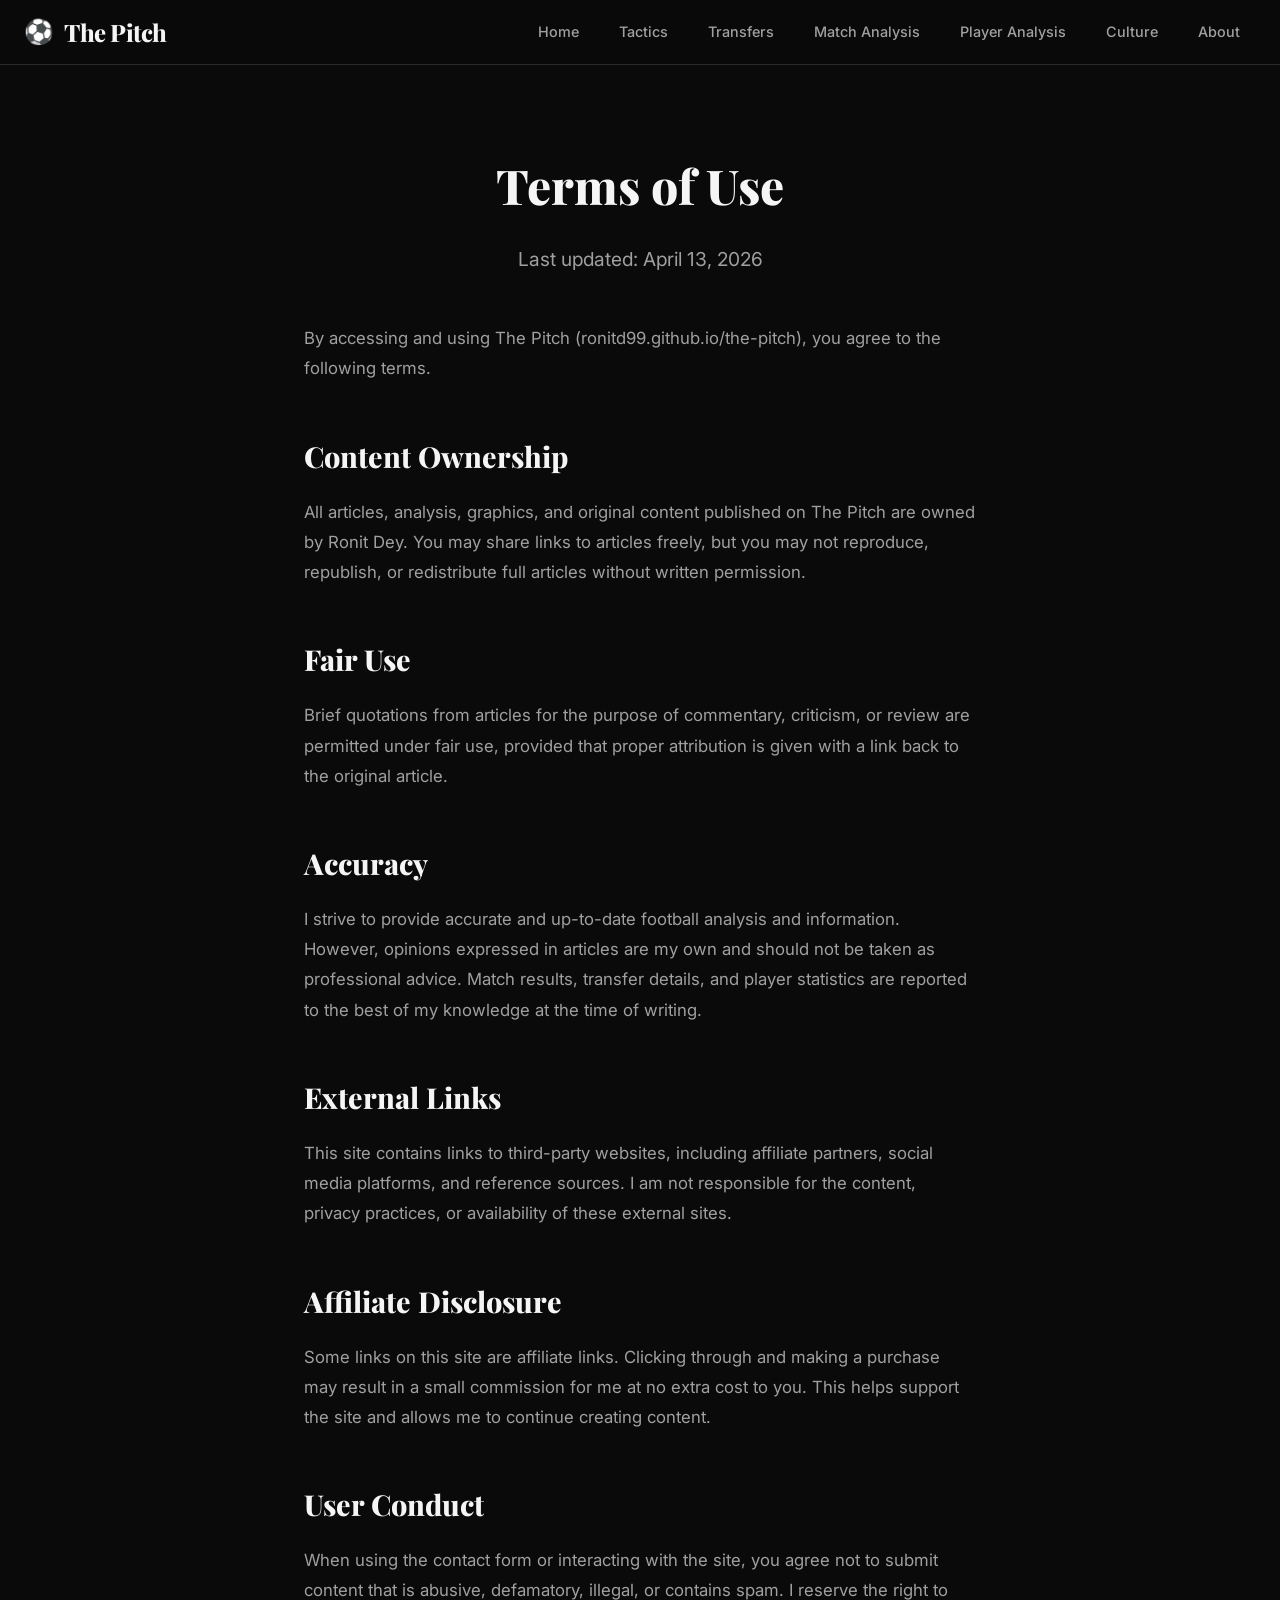
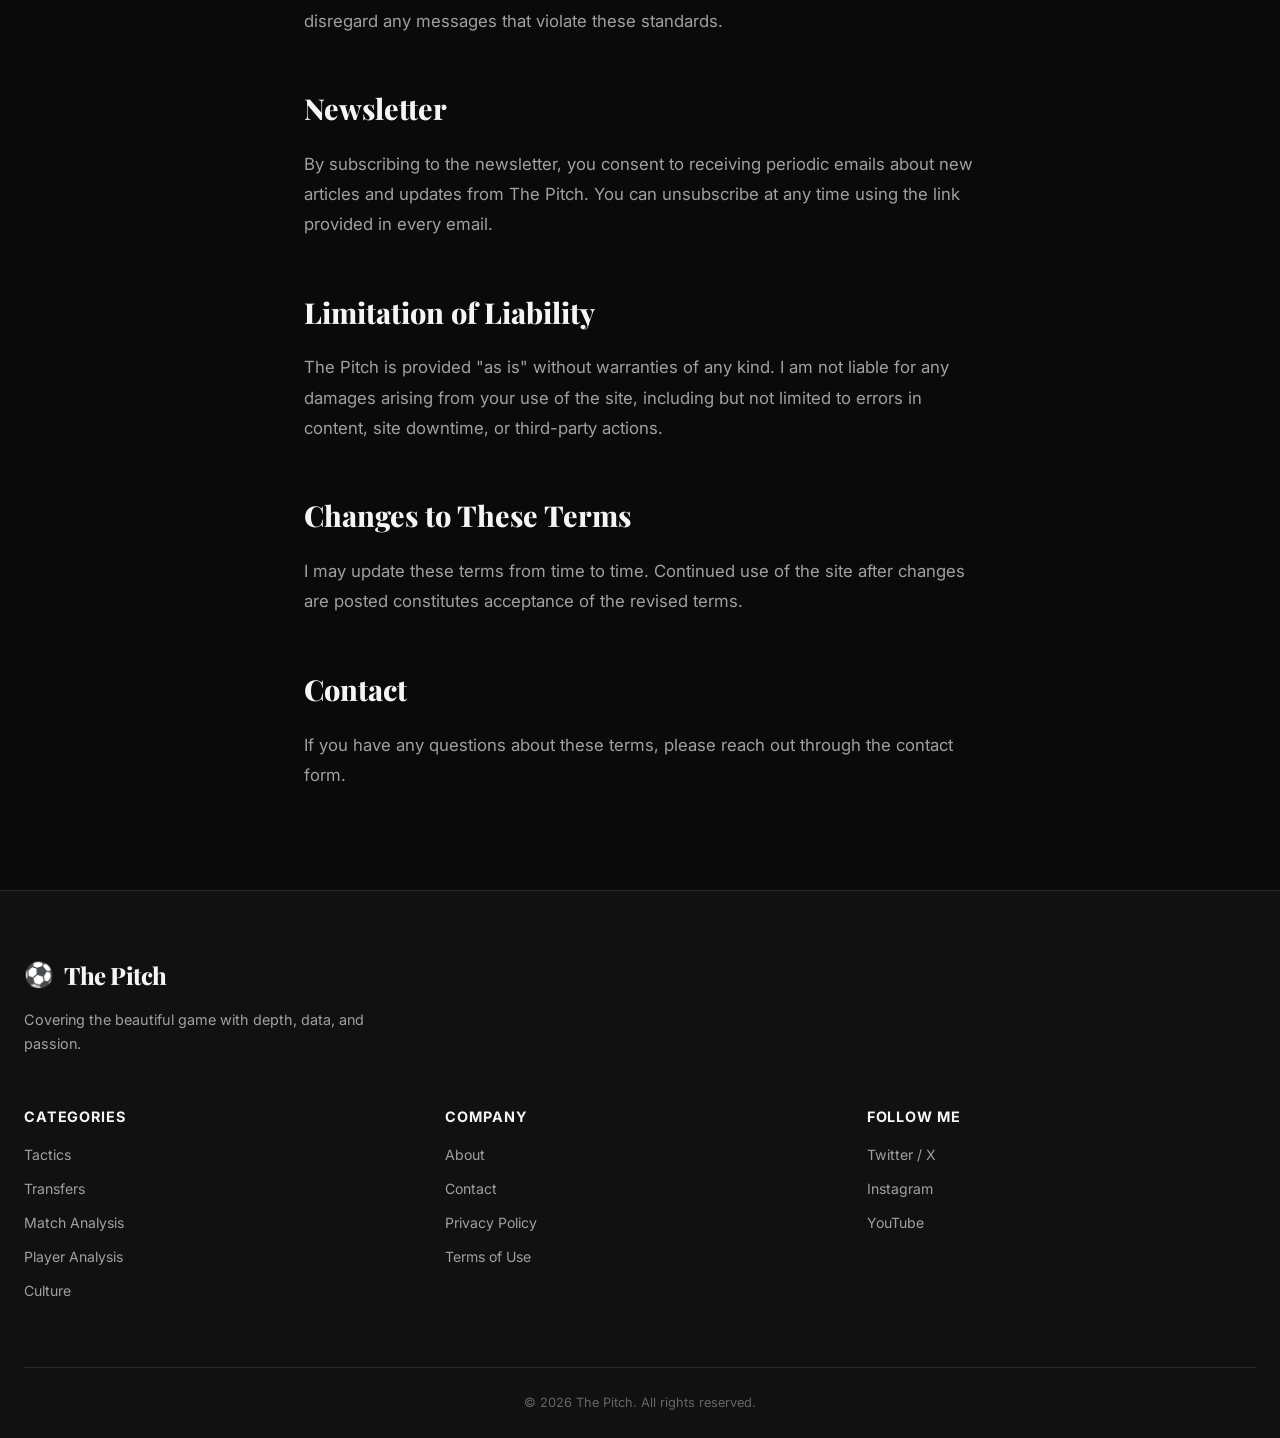
<file: terms.html>
<!DOCTYPE html>
<html lang="en">
<head>
  <meta charset="UTF-8">
  <meta name="viewport" content="width=device-width, initial-scale=1.0">
  <meta name="description" content="Terms of Use for The Pitch football blog.">
  <title>Terms of Use — The Pitch</title>
  <link rel="stylesheet" href="css/style.css">
  <link rel="preconnect" href="https://fonts.googleapis.com">
  <link rel="preconnect" href="https://fonts.gstatic.com" crossorigin>
  <link href="https://fonts.googleapis.com/css2?family=Inter:wght@400;500;600;700;800;900&family=Playfair+Display:wght@700;800;900&display=swap" rel="stylesheet">
</head>
<body>
  <nav class="navbar">
    <div class="container nav-content">
      <a href="index.html" class="logo">
        <span class="logo-icon">⚽</span>
        <span class="logo-text">The Pitch</span>
      </a>
      <button class="mobile-menu-btn" aria-label="Toggle menu">
        <span></span>
        <span></span>
        <span></span>
      </button>
      <ul class="nav-links">
        <li><a href="index.html">Home</a></li>
        <li><a href="category.html?cat=tactics">Tactics</a></li>
        <li><a href="category.html?cat=transfers">Transfers</a></li>
        <li><a href="category.html?cat=analysis">Match Analysis</a></li>
        <li><a href="category.html?cat=players">Player Analysis</a></li>
        <li><a href="category.html?cat=culture">Culture</a></li>
        <li><a href="about.html">About</a></li>
      </ul>
    </div>
  </nav>

  <div class="container">
    <div class="about-hero">
      <h1>Terms of Use</h1>
      <p>Last updated: April 13, 2026</p>
    </div>
  </div>

  <div class="about-content">
    <p>By accessing and using The Pitch (ronitd99.github.io/the-pitch), you agree to the following terms.</p>

    <h2>Content Ownership</h2>
    <p>All articles, analysis, graphics, and original content published on The Pitch are owned by Ronit Dey. You may share links to articles freely, but you may not reproduce, republish, or redistribute full articles without written permission.</p>

    <h2>Fair Use</h2>
    <p>Brief quotations from articles for the purpose of commentary, criticism, or review are permitted under fair use, provided that proper attribution is given with a link back to the original article.</p>

    <h2>Accuracy</h2>
    <p>I strive to provide accurate and up-to-date football analysis and information. However, opinions expressed in articles are my own and should not be taken as professional advice. Match results, transfer details, and player statistics are reported to the best of my knowledge at the time of writing.</p>

    <h2>External Links</h2>
    <p>This site contains links to third-party websites, including affiliate partners, social media platforms, and reference sources. I am not responsible for the content, privacy practices, or availability of these external sites.</p>

    <h2>Affiliate Disclosure</h2>
    <p>Some links on this site are affiliate links. Clicking through and making a purchase may result in a small commission for me at no extra cost to you. This helps support the site and allows me to continue creating content.</p>

    <h2>User Conduct</h2>
    <p>When using the contact form or interacting with the site, you agree not to submit content that is abusive, defamatory, illegal, or contains spam. I reserve the right to disregard any messages that violate these standards.</p>

    <h2>Newsletter</h2>
    <p>By subscribing to the newsletter, you consent to receiving periodic emails about new articles and updates from The Pitch. You can unsubscribe at any time using the link provided in every email.</p>

    <h2>Limitation of Liability</h2>
    <p>The Pitch is provided "as is" without warranties of any kind. I am not liable for any damages arising from your use of the site, including but not limited to errors in content, site downtime, or third-party actions.</p>

    <h2>Changes to These Terms</h2>
    <p>I may update these terms from time to time. Continued use of the site after changes are posted constitutes acceptance of the revised terms.</p>

    <h2>Contact</h2>
    <p>If you have any questions about these terms, please reach out through the <a href="about.html#contact">contact form</a>.</p>
  </div>

  <footer class="footer">
    <div class="container footer-content">
      <div class="footer-brand">
        <a href="index.html" class="logo">
          <span class="logo-icon">⚽</span>
          <span class="logo-text">The Pitch</span>
        </a>
        <p>Covering the beautiful game with depth, data, and passion.</p>
      </div>
      <div class="footer-links">
        <div class="footer-col">
          <h4>Categories</h4>
          <a href="category.html?cat=tactics">Tactics</a>
          <a href="category.html?cat=transfers">Transfers</a>
          <a href="category.html?cat=analysis">Match Analysis</a>
          <a href="category.html?cat=players">Player Analysis</a>
          <a href="category.html?cat=culture">Culture</a>
        </div>
        <div class="footer-col">
          <h4>Company</h4>
          <a href="about.html">About</a>
          <a href="about.html#contact">Contact</a>
          <a href="privacy.html">Privacy Policy</a>
          <a href="terms.html">Terms of Use</a>
        </div>
        <div class="footer-col">
          <h4>Follow Me</h4>
          <a href="https://x.com/RonitDe52353108" target="_blank" rel="noopener">Twitter / X</a>
          <a href="https://www.instagram.com/ronit_day/" target="_blank" rel="noopener">Instagram</a>
          <a href="https://www.youtube.com/@futbolkrazy2778" target="_blank" rel="noopener">YouTube</a>
        </div>
      </div>
      <div class="footer-bottom">
        <p>&copy; 2026 The Pitch. All rights reserved.</p>
      </div>
    </div>
  </footer>

  <script src="js/main.js"></script>
</body>
</html>
</file>
<file: css/style.css>
/* ========================================
   THE PITCH — Football Blog Styles
   ======================================== */

:root {
  --bg-primary: #0a0a0a;
  --bg-secondary: #111111;
  --bg-card: #1a1a1a;
  --bg-card-hover: #222222;
  --text-primary: #f5f5f5;
  --text-secondary: #a0a0a0;
  --text-muted: #666666;
  --accent-green: #00e676;
  --accent-green-dim: #00c853;
  --accent-blue: #448aff;
  --accent-orange: #ff9100;
  --accent-red: #ff5252;
  --accent-purple: #b388ff;
  --border-color: #2a2a2a;
  --border-light: #333333;
  --font-body: 'Inter', -apple-system, BlinkMacSystemFont, sans-serif;
  --font-heading: 'Playfair Display', Georgia, serif;
  --radius-sm: 6px;
  --radius-md: 12px;
  --radius-lg: 20px;
  --shadow: 0 4px 24px rgba(0, 0, 0, 0.3);
  --shadow-lg: 0 8px 48px rgba(0, 0, 0, 0.5);
  --max-width: 1280px;
  --transition: 0.25s cubic-bezier(0.4, 0, 0.2, 1);
}

* {
  margin: 0;
  padding: 0;
  box-sizing: border-box;
}

html {
  scroll-behavior: smooth;
}

body {
  font-family: var(--font-body);
  background: var(--bg-primary);
  color: var(--text-primary);
  line-height: 1.7;
  -webkit-font-smoothing: antialiased;
}

a {
  color: inherit;
  text-decoration: none;
}

img {
  display: block;
  max-width: 100%;
}

.container {
  max-width: var(--max-width);
  margin: 0 auto;
  padding: 0 24px;
}

/* ========================================
   NAVBAR
   ======================================== */

.navbar {
  position: sticky;
  top: 0;
  z-index: 100;
  background: rgba(10, 10, 10, 0.85);
  backdrop-filter: blur(20px);
  border-bottom: 1px solid var(--border-color);
}

.nav-content {
  display: flex;
  align-items: center;
  justify-content: space-between;
  height: 64px;
}

.logo {
  display: flex;
  align-items: center;
  gap: 10px;
}

.logo-icon {
  font-size: 1.5rem;
}

.logo-text {
  font-family: var(--font-heading);
  font-size: 1.5rem;
  font-weight: 800;
  letter-spacing: -0.02em;
}

.nav-links {
  display: flex;
  list-style: none;
  gap: 8px;
}

.nav-links a {
  padding: 8px 16px;
  font-size: 0.9rem;
  font-weight: 500;
  color: var(--text-secondary);
  border-radius: var(--radius-sm);
  transition: var(--transition);
}

.nav-links a:hover,
.nav-links a.active {
  color: var(--text-primary);
  background: var(--bg-card);
}

.mobile-menu-btn {
  display: none;
  flex-direction: column;
  gap: 5px;
  background: none;
  border: none;
  cursor: pointer;
  padding: 8px;
}

.mobile-menu-btn span {
  display: block;
  width: 24px;
  height: 2px;
  background: var(--text-primary);
  border-radius: 2px;
  transition: var(--transition);
}

/* ========================================
   HERO
   ======================================== */

.hero {
  padding: 32px 0 0;
}

.hero-featured {
  position: relative;
  border-radius: var(--radius-lg);
  overflow: hidden;
  cursor: pointer;
  min-height: 520px;
  display: flex;
  align-items: flex-end;
}

.hero-featured:hover .hero-image img {
  transform: scale(1.03);
}

.hero-image {
  position: absolute;
  inset: 0;
  overflow: hidden;
}

.hero-image img {
  width: 100%;
  height: 100%;
  object-fit: cover;
  transition: transform 0.6s cubic-bezier(0.4, 0, 0.2, 1);
}

.hero-overlay {
  position: absolute;
  inset: 0;
  background: linear-gradient(to top, rgba(0, 0, 0, 0.9) 0%, rgba(0, 0, 0, 0.3) 50%, transparent 100%);
}

.hero-text {
  position: relative;
  z-index: 2;
  padding: 48px;
  max-width: 720px;
}

.hero-text h1 {
  font-family: var(--font-heading);
  font-size: 2.8rem;
  font-weight: 800;
  line-height: 1.15;
  margin: 12px 0 16px;
  letter-spacing: -0.02em;
}

.hero-excerpt {
  font-size: 1.1rem;
  color: var(--text-secondary);
  line-height: 1.6;
  margin-bottom: 20px;
}

.hero-meta {
  display: flex;
  gap: 20px;
  font-size: 0.85rem;
  color: var(--text-muted);
}

.hero-meta .author {
  color: var(--accent-green);
  font-weight: 600;
}

/* ========================================
   BADGES
   ======================================== */

.badge {
  display: inline-block;
  padding: 4px 12px;
  font-size: 0.7rem;
  font-weight: 700;
  text-transform: uppercase;
  letter-spacing: 0.08em;
  border-radius: 100px;
}

.badge-tactics {
  background: rgba(0, 230, 118, 0.15);
  color: var(--accent-green);
}

.badge-transfers {
  background: rgba(68, 138, 255, 0.15);
  color: var(--accent-blue);
}

.badge-analysis {
  background: rgba(255, 145, 0, 0.15);
  color: var(--accent-orange);
}

.badge-players {
  background: rgba(255, 82, 82, 0.15);
  color: var(--accent-red);
}

.badge-culture {
  background: rgba(179, 136, 255, 0.15);
  color: var(--accent-purple);
}

/* ========================================
   CONTENT GRID
   ======================================== */

.content-grid {
  display: grid;
  grid-template-columns: 1fr 360px;
  gap: 48px;
  padding: 48px 0 80px;
}

.section-title {
  font-family: var(--font-heading);
  font-size: 1.8rem;
  font-weight: 800;
  margin-bottom: 28px;
  letter-spacing: -0.02em;
}

.posts-grid {
  display: grid;
  grid-template-columns: repeat(2, 1fr);
  gap: 24px;
}

/* ========================================
   POST CARDS
   ======================================== */

.post-card {
  background: var(--bg-card);
  border-radius: var(--radius-md);
  overflow: hidden;
  cursor: pointer;
  transition: var(--transition);
  border: 1px solid var(--border-color);
}

.post-card:hover {
  transform: translateY(-4px);
  background: var(--bg-card-hover);
  box-shadow: var(--shadow);
  border-color: var(--border-light);
}

.post-card:hover .post-image img {
  transform: scale(1.05);
}

.post-image {
  height: 200px;
  overflow: hidden;
}

.post-image img {
  width: 100%;
  height: 100%;
  object-fit: cover;
  transition: transform 0.5s cubic-bezier(0.4, 0, 0.2, 1);
}

.post-content {
  padding: 20px;
}

.post-content h3 {
  font-size: 1.05rem;
  font-weight: 700;
  line-height: 1.4;
  margin: 10px 0;
  display: -webkit-box;
  -webkit-line-clamp: 3;
  -webkit-box-orient: vertical;
  overflow: hidden;
}

.post-content p {
  font-size: 0.88rem;
  color: var(--text-secondary);
  line-height: 1.6;
  display: -webkit-box;
  -webkit-line-clamp: 3;
  -webkit-box-orient: vertical;
  overflow: hidden;
}

.post-meta {
  display: flex;
  gap: 16px;
  margin-top: 14px;
  font-size: 0.78rem;
  color: var(--text-muted);
}

/* ========================================
   SIDEBAR
   ======================================== */

.sidebar {
  display: flex;
  flex-direction: column;
  gap: 24px;
}

.sidebar-widget {
  background: var(--bg-card);
  border-radius: var(--radius-md);
  padding: 28px;
  border: 1px solid var(--border-color);
}

.sidebar-widget h3 {
  font-family: var(--font-heading);
  font-size: 1.2rem;
  font-weight: 800;
  margin-bottom: 12px;
}

.newsletter-widget {
  background: linear-gradient(135deg, #1a2a1a, #1a1a2a);
  border-color: rgba(0, 230, 118, 0.2);
}

.newsletter-widget p {
  font-size: 0.9rem;
  color: var(--text-secondary);
  margin-bottom: 16px;
}

.newsletter-form {
  display: flex;
  flex-direction: column;
  gap: 10px;
}

.newsletter-form input {
  padding: 12px 16px;
  background: rgba(255, 255, 255, 0.08);
  border: 1px solid var(--border-light);
  border-radius: var(--radius-sm);
  color: var(--text-primary);
  font-family: var(--font-body);
  font-size: 0.9rem;
  outline: none;
  transition: var(--transition);
}

.newsletter-form input:focus {
  border-color: var(--accent-green);
  background: rgba(255, 255, 255, 0.12);
}

.newsletter-form button {
  padding: 12px 20px;
  background: var(--accent-green);
  color: #0a0a0a;
  border: none;
  border-radius: var(--radius-sm);
  font-family: var(--font-body);
  font-size: 0.9rem;
  font-weight: 700;
  cursor: pointer;
  transition: var(--transition);
}

.newsletter-form button:hover {
  background: var(--accent-green-dim);
  transform: translateY(-1px);
}

.newsletter-note {
  display: block;
  font-size: 0.75rem;
  color: var(--text-muted);
  margin-top: 8px;
}

.ad-placeholder {
  display: flex;
  flex-direction: column;
  align-items: center;
  justify-content: center;
  min-height: 260px;
  border: 2px dashed var(--border-light);
  background: transparent;
  text-align: center;
}

.ad-placeholder span {
  font-size: 0.85rem;
  font-weight: 600;
  color: var(--text-muted);
  text-transform: uppercase;
  letter-spacing: 0.1em;
}

.ad-placeholder p {
  font-size: 0.8rem;
  color: var(--text-muted);
  margin-top: 8px;
}

.ad-placeholder a {
  color: var(--accent-green);
}

.trending-list {
  list-style: none;
  counter-reset: trending;
}

.trending-list li {
  counter-increment: trending;
  padding: 12px 0;
  border-bottom: 1px solid var(--border-color);
}

.trending-list li:last-child {
  border-bottom: none;
  padding-bottom: 0;
}

.trending-list li a {
  display: flex;
  gap: 14px;
  font-size: 0.9rem;
  font-weight: 500;
  line-height: 1.4;
  color: var(--text-secondary);
  transition: var(--transition);
}

.trending-list li a::before {
  content: counter(trending);
  flex-shrink: 0;
  width: 28px;
  height: 28px;
  display: flex;
  align-items: center;
  justify-content: center;
  background: var(--bg-primary);
  border-radius: var(--radius-sm);
  font-size: 0.8rem;
  font-weight: 800;
  color: var(--accent-green);
}

.trending-list li a:hover {
  color: var(--text-primary);
}

.category-tags {
  display: flex;
  flex-wrap: wrap;
  gap: 8px;
}

.cat-tag {
  padding: 8px 16px;
  border-radius: 100px;
  font-size: 0.82rem;
  font-weight: 600;
  transition: var(--transition);
}

.tag-tactics {
  background: rgba(0, 230, 118, 0.1);
  color: var(--accent-green);
}
.tag-tactics:hover { background: rgba(0, 230, 118, 0.2); }

.tag-transfers {
  background: rgba(68, 138, 255, 0.1);
  color: var(--accent-blue);
}
.tag-transfers:hover { background: rgba(68, 138, 255, 0.2); }

.tag-analysis {
  background: rgba(255, 145, 0, 0.1);
  color: var(--accent-orange);
}
.tag-analysis:hover { background: rgba(255, 145, 0, 0.2); }

.tag-players {
  background: rgba(255, 82, 82, 0.1);
  color: var(--accent-red);
}
.tag-players:hover { background: rgba(255, 82, 82, 0.2); }

.tag-culture {
  background: rgba(179, 136, 255, 0.1);
  color: var(--accent-purple);
}
.tag-culture:hover { background: rgba(179, 136, 255, 0.2); }

/* ========================================
   AFFILIATE WIDGET (Sidebar)
   ======================================== */

.affiliate-widget h3 {
  font-family: var(--font-heading);
  font-size: 1.2rem;
  font-weight: 800;
  margin-bottom: 16px;
}

.affiliate-links {
  display: flex;
  flex-direction: column;
  gap: 10px;
}

.affiliate-item {
  display: flex;
  align-items: center;
  gap: 14px;
  padding: 12px 14px;
  background: var(--bg-primary);
  border-radius: var(--radius-sm);
  transition: var(--transition);
}

.affiliate-item:hover {
  background: var(--bg-card-hover);
  transform: translateX(4px);
}

.affiliate-icon {
  font-size: 1.4rem;
  flex-shrink: 0;
  width: 36px;
  text-align: center;
}

.affiliate-item strong {
  display: block;
  font-size: 0.88rem;
  font-weight: 600;
  color: var(--text-primary);
}

.affiliate-item span {
  font-size: 0.78rem;
  color: var(--text-muted);
}

/* ========================================
   AD WIDGET (Sidebar)
   ======================================== */

.ad-widget {
  min-height: 260px;
  display: flex;
  align-items: center;
  justify-content: center;
  padding: 16px;
}

.ad-widget ins {
  width: 100%;
}

/* ========================================
   IN-ARTICLE AD
   ======================================== */

.in-article-ad {
  margin: 40px 0;
  text-align: center;
}

/* ========================================
   ARTICLE CTA (Affiliate)
   ======================================== */

.article-cta {
  background: linear-gradient(135deg, #1a2a1a, #1a1a2a);
  border: 1px solid rgba(0, 230, 118, 0.2);
  border-radius: var(--radius-md);
  padding: 32px;
  margin: 40px 0;
}

.article-cta h3 {
  font-family: var(--font-heading);
  font-size: 1.3rem;
  font-weight: 800;
  margin-bottom: 8px;
}

.article-cta p {
  font-size: 0.9rem !important;
  color: var(--text-muted) !important;
  margin-bottom: 20px !important;
}

.cta-buttons {
  display: flex;
  flex-wrap: wrap;
  gap: 10px;
}

.cta-btn {
  display: inline-block;
  padding: 10px 20px;
  background: var(--accent-green);
  color: #0a0a0a;
  border-radius: var(--radius-sm);
  font-size: 0.88rem;
  font-weight: 700;
  transition: var(--transition);
}

.cta-btn:hover {
  background: var(--accent-green-dim);
  transform: translateY(-2px);
}

.cta-btn-outline {
  background: transparent;
  border: 1px solid var(--accent-green);
  color: var(--accent-green);
}

.cta-btn-outline:hover {
  background: rgba(0, 230, 118, 0.1);
}

/* ========================================
   TACTICAL DIAGRAM
   ======================================== */

.tactical-container {
  display: flex;
  justify-content: center;
  margin: 40px 0;
}

.tactical-container canvas {
  width: 100%;
  max-width: 500px;
  height: auto;
  border-radius: var(--radius-md);
  border: 1px solid var(--border-color);
}

/* ========================================
   FOOTER
   ======================================== */

.footer {
  background: var(--bg-secondary);
  border-top: 1px solid var(--border-color);
  padding: 64px 0 0;
}

.footer-content {
  display: flex;
  flex-direction: column;
  gap: 48px;
}

.footer-brand {
  max-width: 360px;
}

.footer-brand p {
  margin-top: 12px;
  font-size: 0.9rem;
  color: var(--text-secondary);
}

.footer-links {
  display: grid;
  grid-template-columns: repeat(3, 1fr);
  gap: 32px;
}

.footer-col {
  display: flex;
  flex-direction: column;
  gap: 10px;
}

.footer-col h4 {
  font-weight: 700;
  font-size: 0.9rem;
  margin-bottom: 4px;
  text-transform: uppercase;
  letter-spacing: 0.06em;
  color: var(--text-primary);
}

.footer-col a {
  font-size: 0.88rem;
  color: var(--text-secondary);
  transition: var(--transition);
}

.footer-col a:hover {
  color: var(--accent-green);
}

.footer-bottom {
  margin-top: 16px;
  padding: 24px 0;
  border-top: 1px solid var(--border-color);
  text-align: center;
}

.footer-bottom p {
  font-size: 0.8rem;
  color: var(--text-muted);
}

/* ========================================
   ARTICLE PAGE
   ======================================== */

.article-header {
  max-width: 800px;
  margin: 48px auto 0;
  padding: 0 24px;
}

.article-header .badge {
  margin-bottom: 16px;
}

.article-header h1 {
  font-family: var(--font-heading);
  font-size: 3rem;
  font-weight: 800;
  line-height: 1.15;
  letter-spacing: -0.02em;
  margin-bottom: 20px;
}

.article-meta {
  display: flex;
  align-items: center;
  gap: 24px;
  padding-bottom: 32px;
  border-bottom: 1px solid var(--border-color);
  font-size: 0.9rem;
  color: var(--text-muted);
}

.article-meta .author {
  color: var(--accent-green);
  font-weight: 600;
}

.article-cover {
  max-width: 960px;
  margin: 40px auto;
  padding: 0 24px;
}

.article-cover img {
  width: 100%;
  border-radius: var(--radius-lg);
  max-height: 500px;
  object-fit: cover;
}

.article-body {
  max-width: 720px;
  margin: 0 auto;
  padding: 0 24px 80px;
}

.article-body p {
  font-size: 1.1rem;
  line-height: 1.85;
  color: var(--text-secondary);
  margin-bottom: 24px;
}

.article-body h2 {
  font-family: var(--font-heading);
  font-size: 1.8rem;
  font-weight: 800;
  margin: 48px 0 20px;
  color: var(--text-primary);
}

.article-body h3 {
  font-size: 1.3rem;
  font-weight: 700;
  margin: 36px 0 16px;
  color: var(--text-primary);
}

.article-body blockquote {
  border-left: 3px solid var(--accent-green);
  padding: 16px 24px;
  margin: 32px 0;
  background: var(--bg-card);
  border-radius: 0 var(--radius-sm) var(--radius-sm) 0;
}

.article-body blockquote p {
  font-style: italic;
  color: var(--text-primary);
  margin-bottom: 0;
}

.article-body ul, .article-body ol {
  margin: 16px 0 24px 24px;
  color: var(--text-secondary);
}

.article-body li {
  margin-bottom: 8px;
  font-size: 1.05rem;
  line-height: 1.7;
}

.article-tags {
  display: flex;
  gap: 8px;
  flex-wrap: wrap;
  padding-top: 32px;
  border-top: 1px solid var(--border-color);
  margin-top: 48px;
}

.article-tag {
  padding: 6px 14px;
  background: var(--bg-card);
  border-radius: 100px;
  font-size: 0.8rem;
  color: var(--text-secondary);
  transition: var(--transition);
}

.article-tag:hover {
  background: var(--bg-card-hover);
  color: var(--text-primary);
}

.article-share {
  display: flex;
  align-items: center;
  gap: 12px;
  margin-top: 24px;
}

.article-share span {
  font-size: 0.85rem;
  font-weight: 600;
  color: var(--text-muted);
}

.share-btn {
  padding: 8px 16px;
  background: var(--bg-card);
  border: 1px solid var(--border-color);
  border-radius: var(--radius-sm);
  color: var(--text-secondary);
  font-family: var(--font-body);
  font-size: 0.82rem;
  cursor: pointer;
  transition: var(--transition);
}

.share-btn:hover {
  background: var(--bg-card-hover);
  color: var(--text-primary);
}

/* ========================================
   CATEGORY PAGE
   ======================================== */

.category-header {
  padding: 48px 0 0;
  text-align: center;
}

.category-header h1 {
  font-family: var(--font-heading);
  font-size: 2.8rem;
  font-weight: 800;
  margin-bottom: 12px;
}

.category-header p {
  color: var(--text-secondary);
  font-size: 1.1rem;
  max-width: 600px;
  margin: 0 auto;
}

.category-posts {
  padding: 48px 0 80px;
}

.category-grid {
  display: grid;
  grid-template-columns: repeat(3, 1fr);
  gap: 24px;
}

/* ========================================
   ABOUT PAGE
   ======================================== */

.about-hero {
  padding: 80px 0 48px;
  text-align: center;
}

.about-hero h1 {
  font-family: var(--font-heading);
  font-size: 3rem;
  font-weight: 800;
  margin-bottom: 16px;
}

.about-hero p {
  font-size: 1.2rem;
  color: var(--text-secondary);
  max-width: 640px;
  margin: 0 auto;
  line-height: 1.7;
}

.about-content {
  max-width: 720px;
  margin: 0 auto;
  padding: 0 24px 80px;
}

.about-content h2 {
  font-family: var(--font-heading);
  font-size: 1.8rem;
  font-weight: 800;
  margin: 48px 0 16px;
}

.about-content p {
  font-size: 1.05rem;
  line-height: 1.8;
  color: var(--text-secondary);
  margin-bottom: 20px;
}

.about-content .highlight-box {
  background: var(--bg-card);
  border: 1px solid var(--border-color);
  border-radius: var(--radius-md);
  padding: 32px;
  margin: 32px 0;
}

.about-content .highlight-box h3 {
  font-size: 1.1rem;
  font-weight: 700;
  margin-bottom: 12px;
  color: var(--accent-green);
}

.contact-form {
  display: flex;
  flex-direction: column;
  gap: 16px;
  margin-top: 24px;
}

.contact-form input,
.contact-form textarea {
  padding: 14px 18px;
  background: var(--bg-card);
  border: 1px solid var(--border-color);
  border-radius: var(--radius-sm);
  color: var(--text-primary);
  font-family: var(--font-body);
  font-size: 0.95rem;
  outline: none;
  transition: var(--transition);
}

.contact-form input:focus,
.contact-form textarea:focus {
  border-color: var(--accent-green);
}

.contact-form textarea {
  min-height: 140px;
  resize: vertical;
}

.contact-form button {
  align-self: flex-start;
  padding: 14px 32px;
  background: var(--accent-green);
  color: #0a0a0a;
  border: none;
  border-radius: var(--radius-sm);
  font-family: var(--font-body);
  font-size: 0.95rem;
  font-weight: 700;
  cursor: pointer;
  transition: var(--transition);
}

.contact-form button:hover {
  background: var(--accent-green-dim);
}

/* ========================================
   TOAST NOTIFICATION
   ======================================== */

.toast {
  position: fixed;
  bottom: 32px;
  right: 32px;
  background: var(--accent-green);
  color: #0a0a0a;
  padding: 14px 24px;
  border-radius: var(--radius-sm);
  font-weight: 600;
  font-size: 0.9rem;
  z-index: 1000;
  transform: translateY(100px);
  opacity: 0;
  transition: all 0.4s cubic-bezier(0.4, 0, 0.2, 1);
  pointer-events: none;
}

.toast.show {
  transform: translateY(0);
  opacity: 1;
}

/* ========================================
   RESPONSIVE
   ======================================== */

@media (max-width: 1024px) {
  .content-grid {
    grid-template-columns: 1fr;
  }

  .sidebar {
    display: grid;
    grid-template-columns: repeat(2, 1fr);
  }

  .category-grid {
    grid-template-columns: repeat(2, 1fr);
  }
}

@media (max-width: 768px) {
  .nav-links {
    display: none;
    position: absolute;
    top: 64px;
    left: 0;
    right: 0;
    flex-direction: column;
    background: var(--bg-primary);
    border-bottom: 1px solid var(--border-color);
    padding: 16px 24px;
    gap: 4px;
  }

  .nav-links.open {
    display: flex;
  }

  .mobile-menu-btn {
    display: flex;
  }

  .hero-featured {
    min-height: 400px;
  }

  .hero-text {
    padding: 24px;
  }

  .hero-text h1 {
    font-size: 1.8rem;
  }

  .posts-grid {
    grid-template-columns: 1fr;
  }

  .sidebar {
    grid-template-columns: 1fr;
  }

  .footer-links {
    grid-template-columns: 1fr;
  }

  .article-header h1 {
    font-size: 2rem;
  }

  .category-grid {
    grid-template-columns: 1fr;
  }

  .about-hero h1 {
    font-size: 2.2rem;
  }
}

@media (max-width: 480px) {
  .hero-text h1 {
    font-size: 1.5rem;
  }

  .hero-excerpt {
    display: none;
  }

  .hero-meta {
    flex-wrap: wrap;
    gap: 10px;
  }

  .article-header h1 {
    font-size: 1.7rem;
  }

  .article-meta {
    flex-wrap: wrap;
    gap: 12px;
  }
}
</file>
